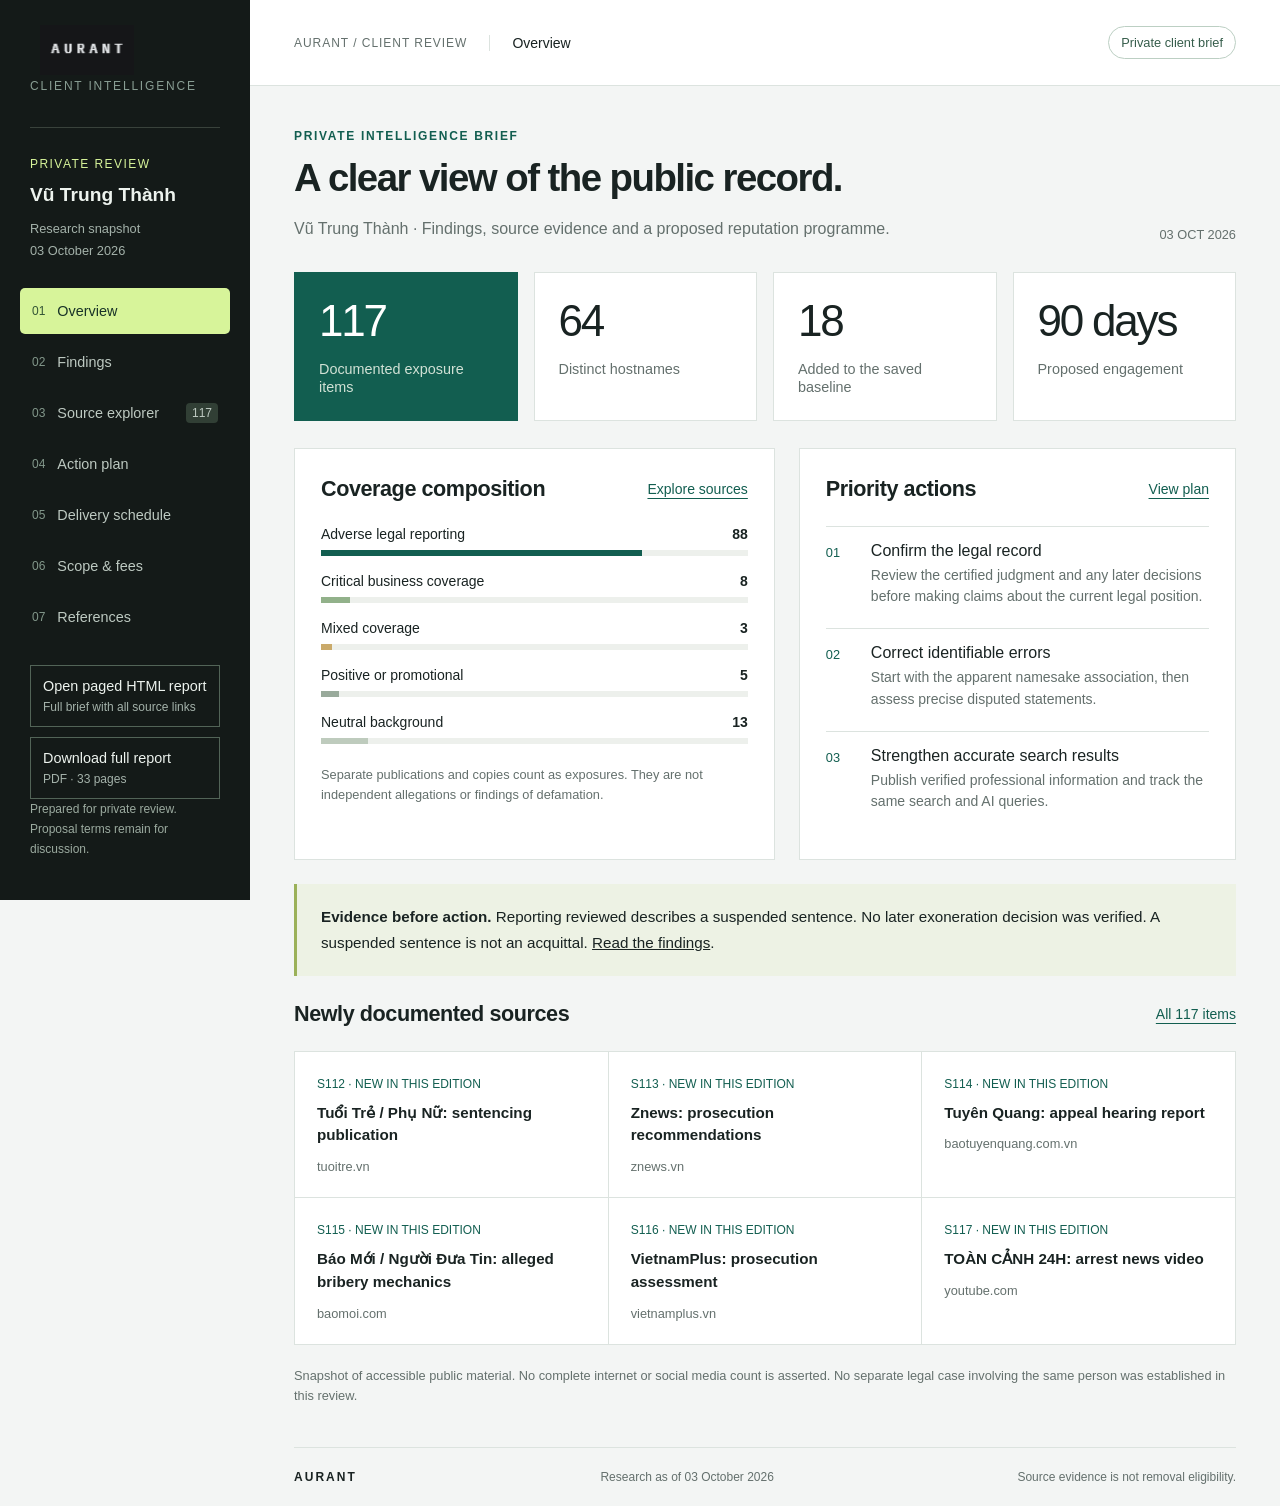
<file: index.html>
<!doctype html>
<html lang="en"><head><meta charset="utf-8"><meta name="viewport" content="width=device-width,initial-scale=1"><meta name="robots" content="noindex,nofollow"><title>Aurant | Thanh Reputation Review</title><meta name="description" content="Private client review of public reporting, source evidence, correction opportunities and proposed reputation services."><link rel="icon" href="favicon.svg" type="image/svg+xml"><link rel="stylesheet" href="style.css"><script src="app.js" defer></script></head>
<body><a class="skip" href="#main">Skip to content</a>
<aside class="sidebar" id="sidebar"><a href="#overview" class="brand" aria-label="Aurant overview"><img src="logo.png" alt="Aurant"><span>CLIENT INTELLIGENCE</span></a><div class="dossier"><span>PRIVATE REVIEW</span><strong>Vũ Trung Thành</strong><small>Research snapshot<br>03 October 2026</small></div><nav aria-label="Report sections"><a href="#overview" data-view="overview"><span>01</span>Overview</a><a href="#findings" data-view="findings"><span>02</span>Findings</a><a href="#sources" data-view="sources"><span>03</span>Source explorer <b>117</b></a><a href="#actions" data-view="actions"><span>04</span>Action plan</a><a href="#timeline" data-view="timeline"><span>05</span>Delivery schedule</a><a href="#scope" data-view="scope"><span>06</span>Scope & fees</a><a href="#references" data-view="references"><span>07</span>References</a></nav><div class="sidebar-bottom"><a class="download" href="report.html" style="margin-bottom:10px">Open paged HTML report<span>Full brief with all source links</span></a><a class="download" href="Aurant_Thanh_Report.pdf" download>Download full report <span>PDF · 33 pages</span></a><p>Prepared for private review.<br>Proposal terms remain for discussion.</p></div></aside>
<div class="shell"><header class="topbar"><button id="menu" aria-expanded="false" aria-controls="sidebar" aria-label="Toggle navigation">☰</button><div><span class="breadcrumb">AURANT / CLIENT REVIEW</span><span id="current-label">Overview</span></div><span class="private">Private client brief</span></header><main id="main" tabindex="-1"><div class="loading" role="status">Loading the report…</div></main><footer class="site-footer"><span>AURANT</span><span>Research as of 03 October 2026</span><span>Source evidence is not removal eligibility.</span></footer></div></body></html>
</file>
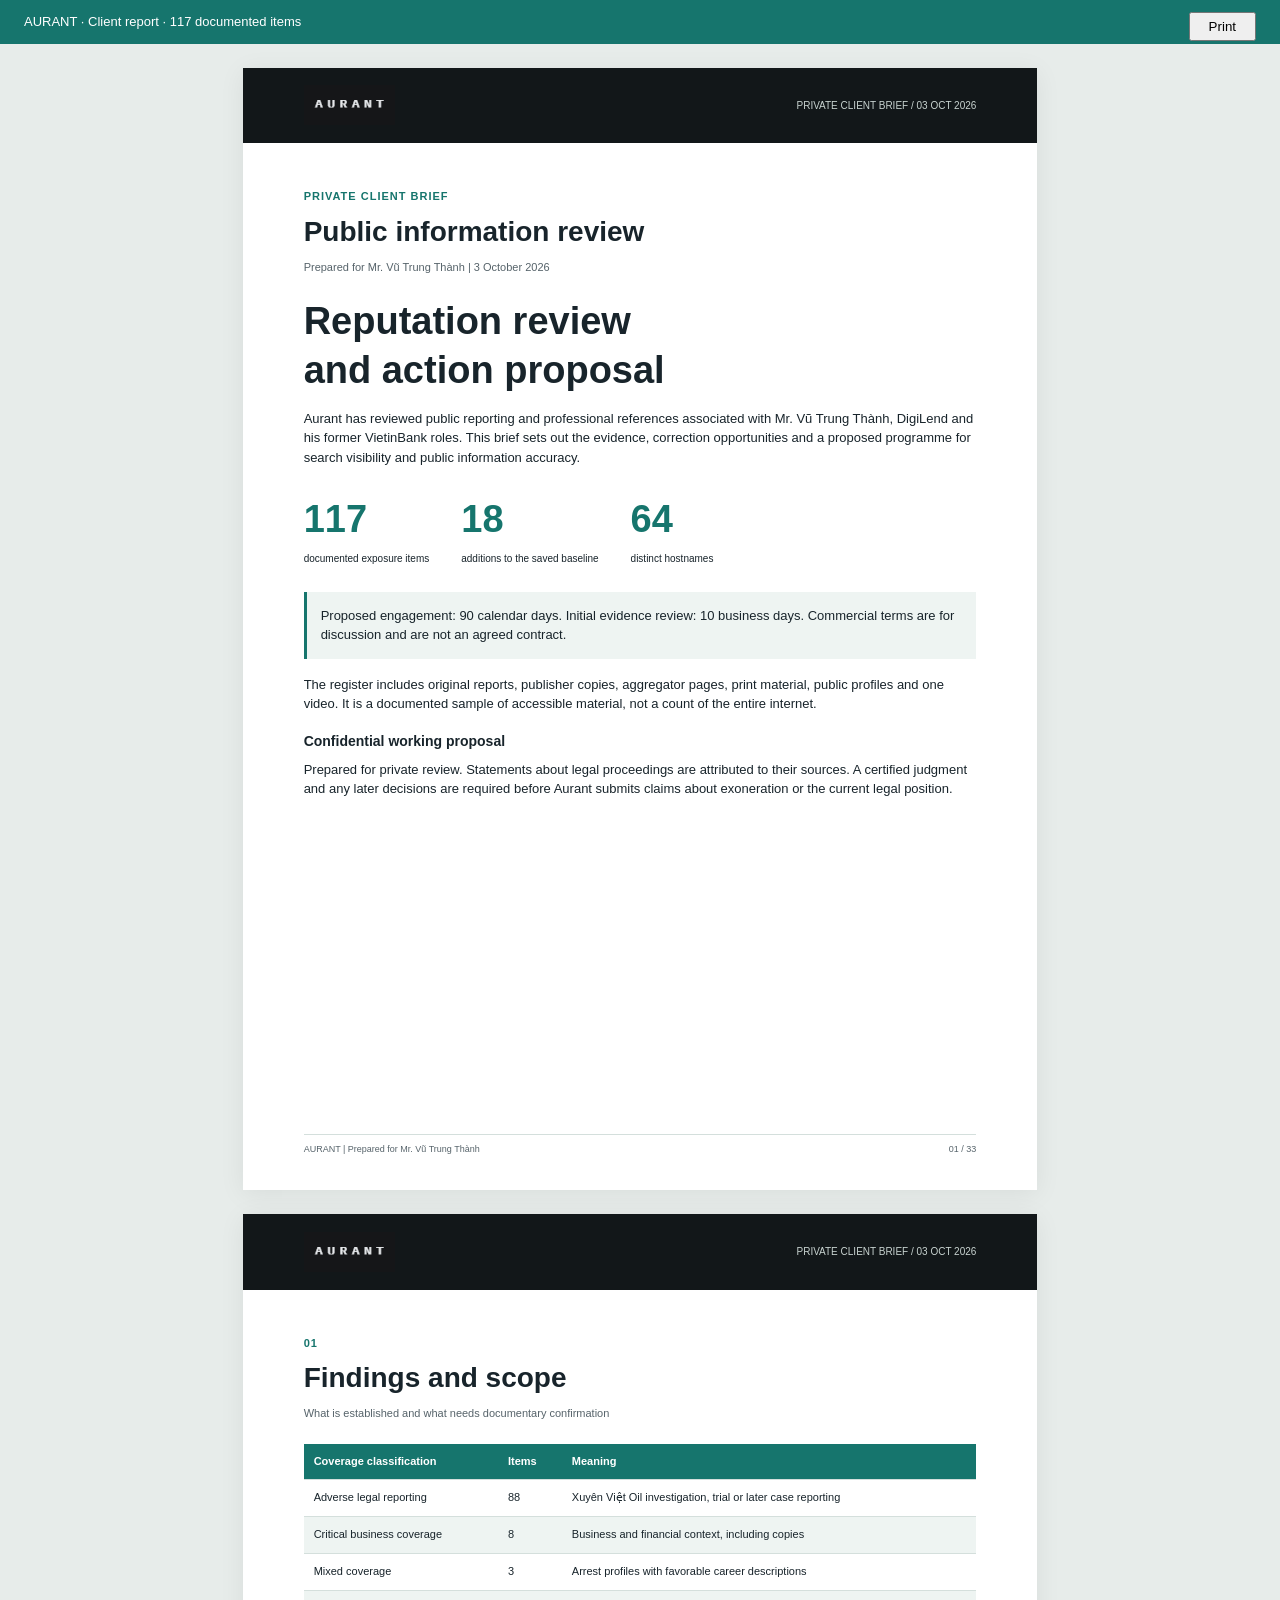
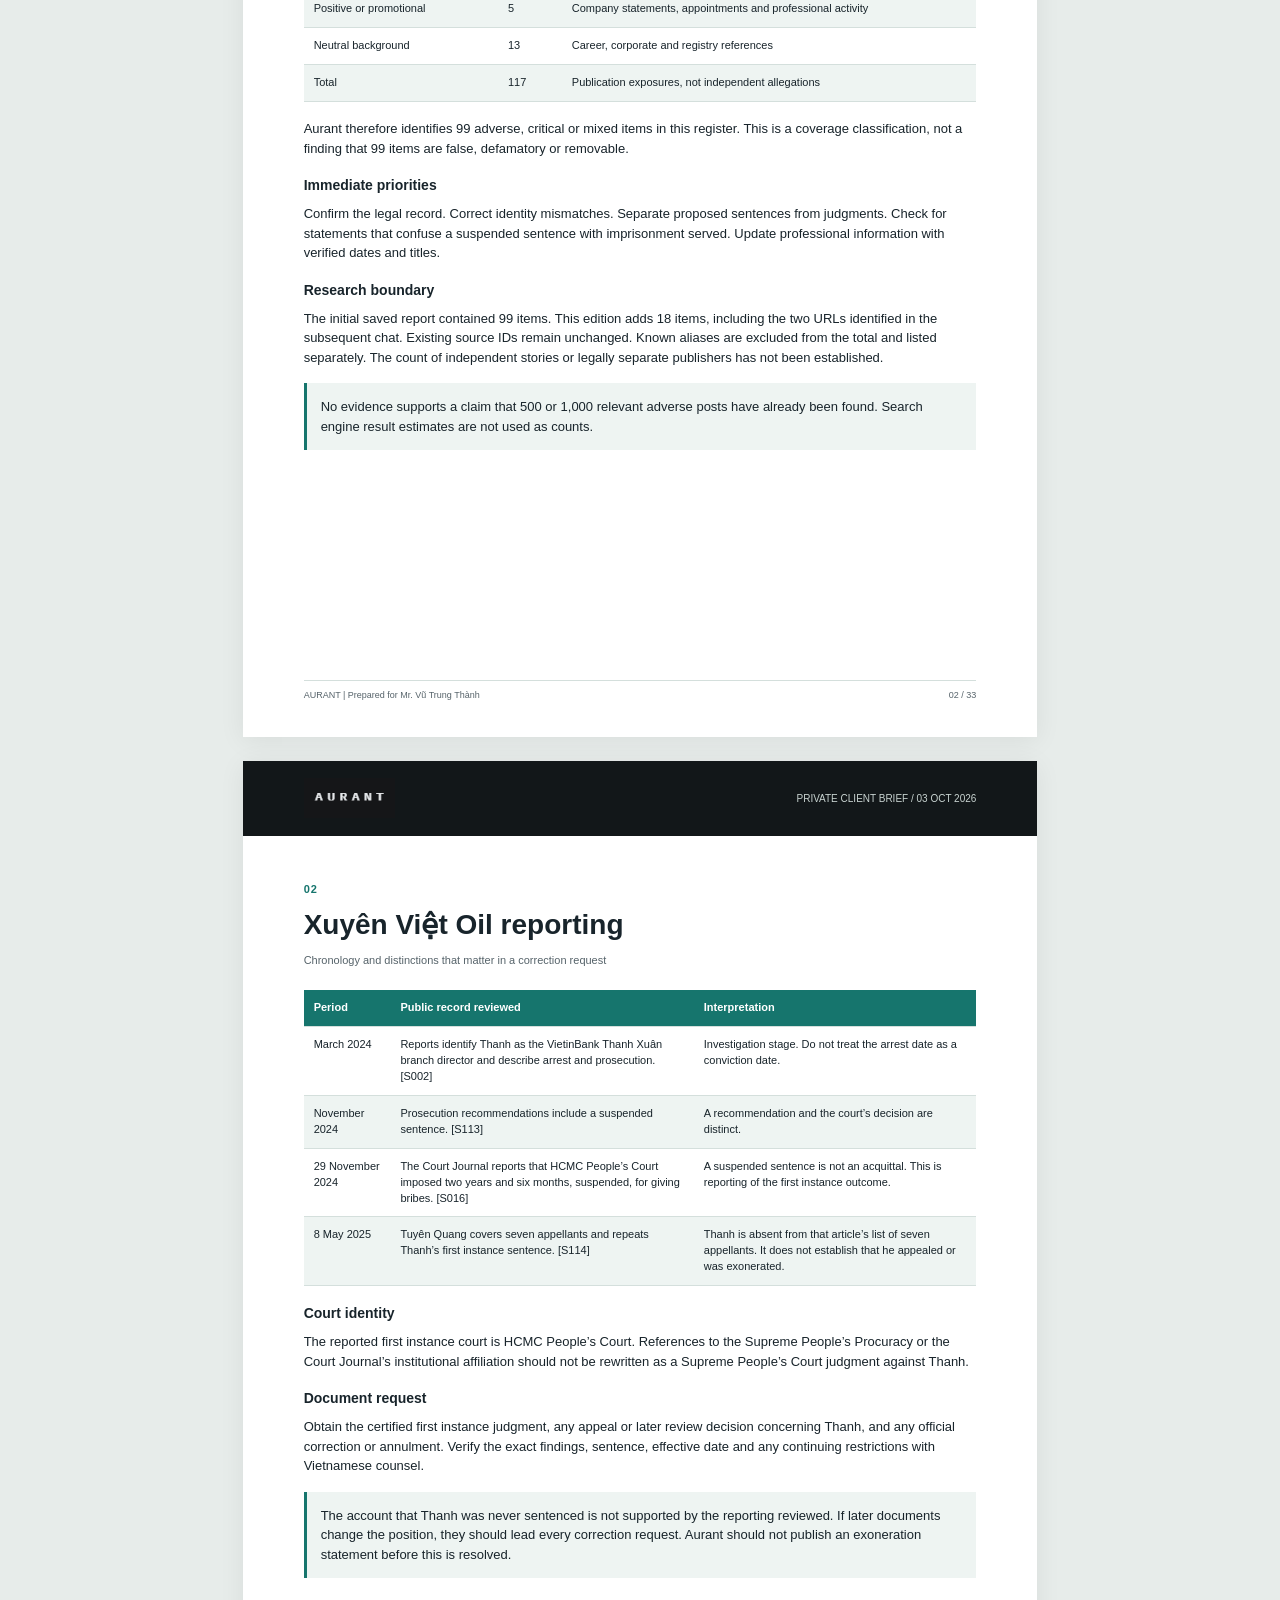
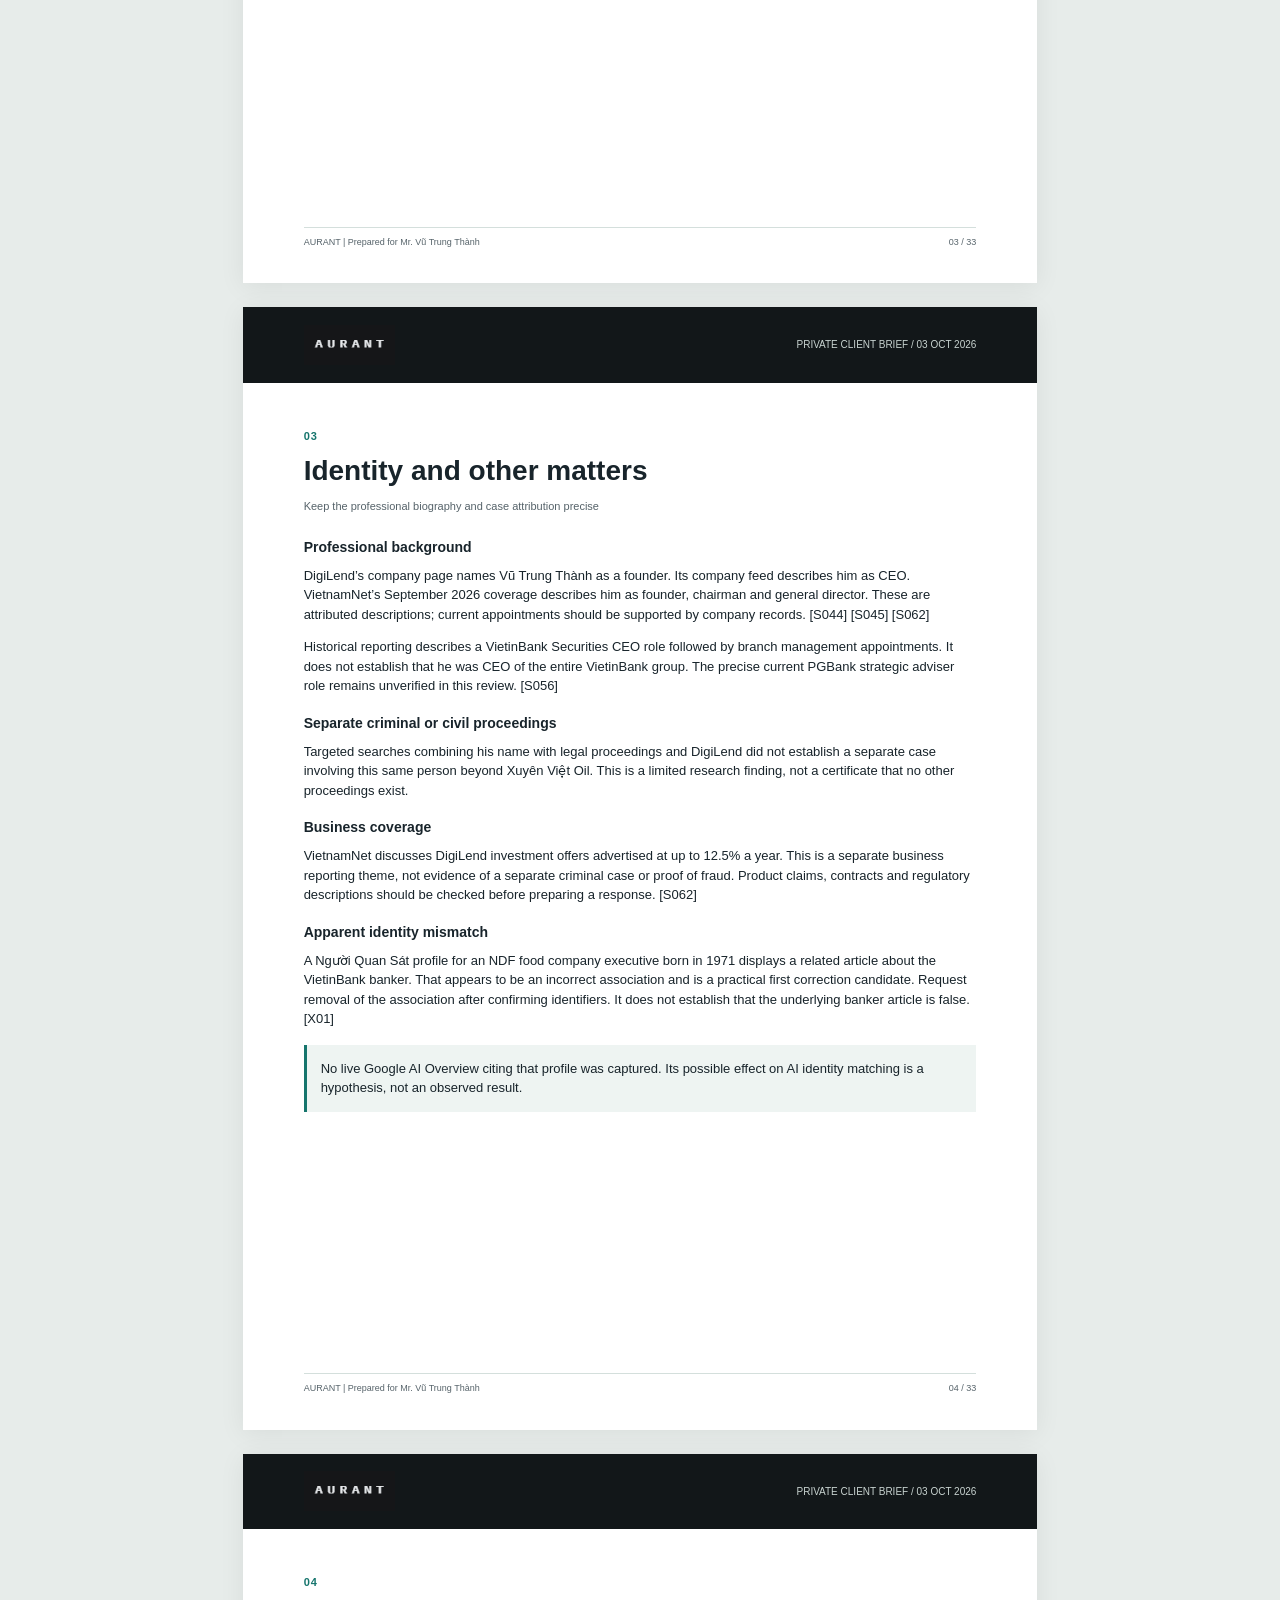
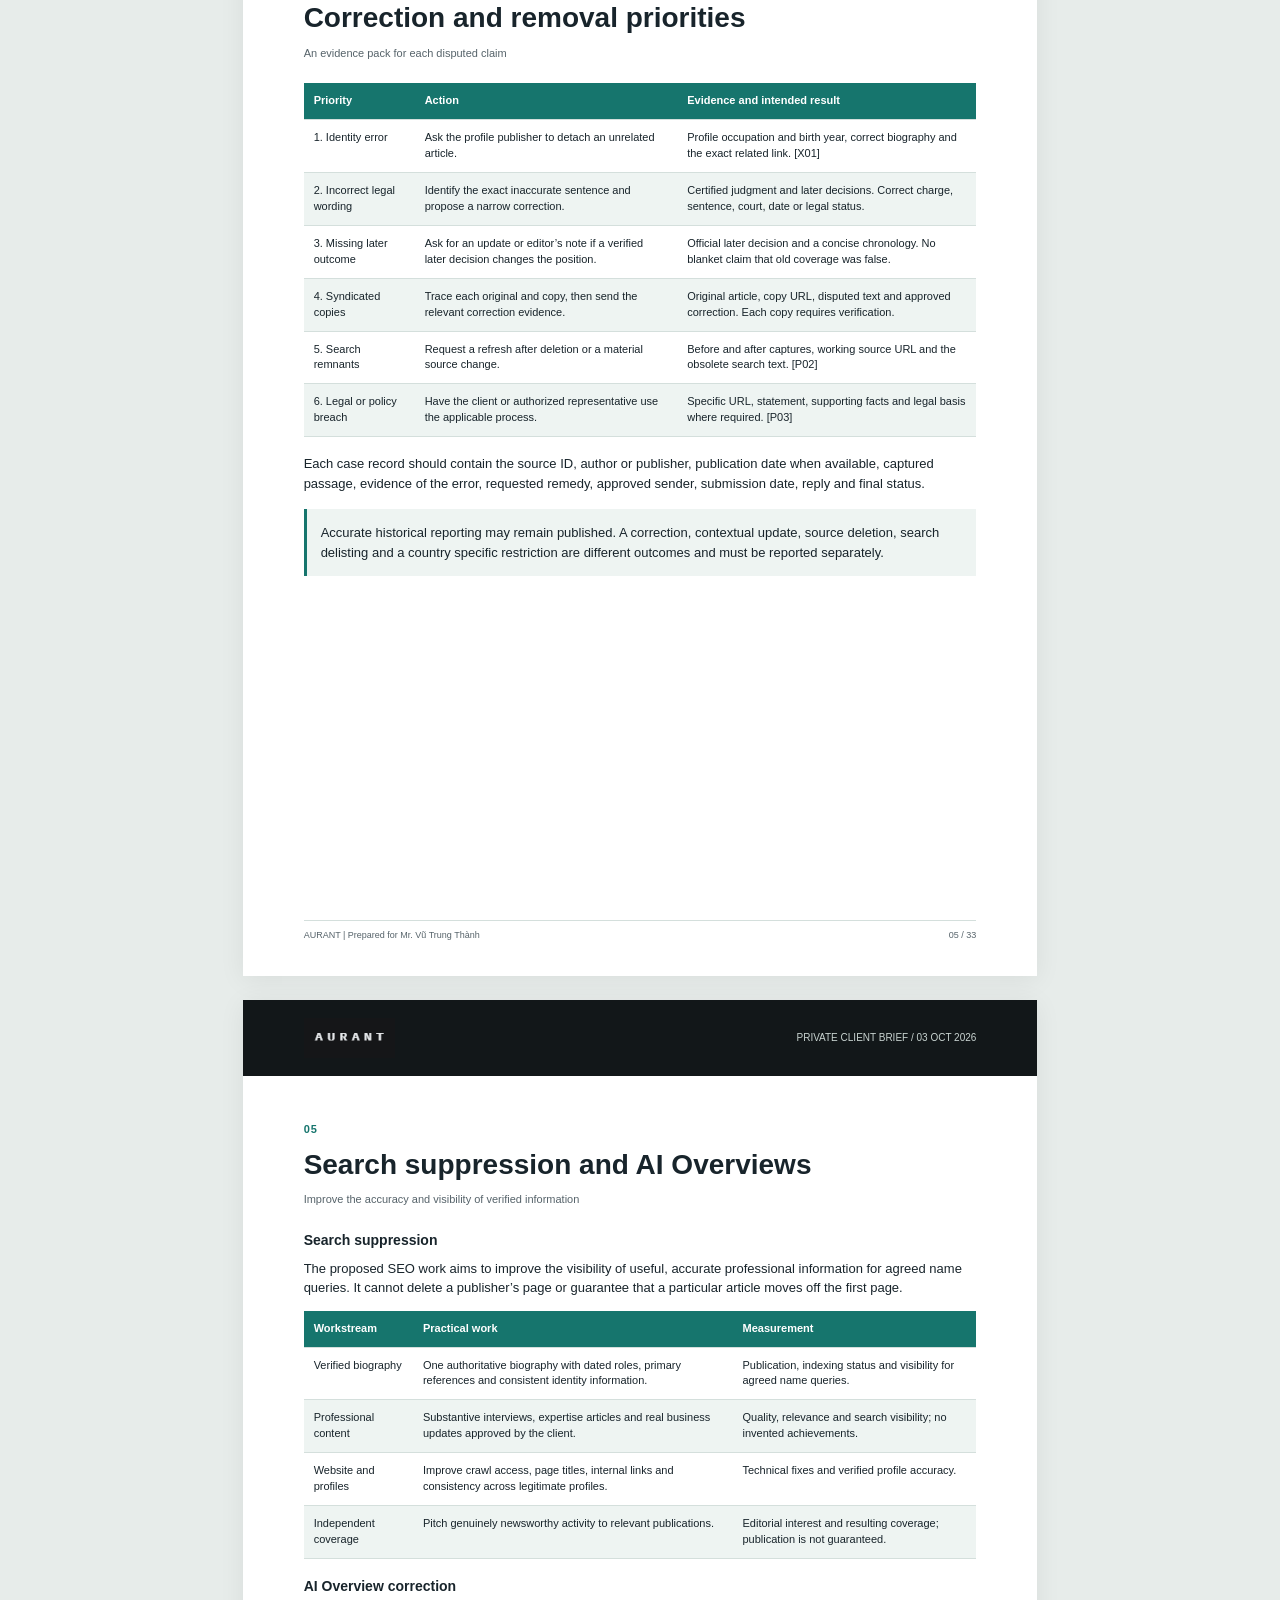
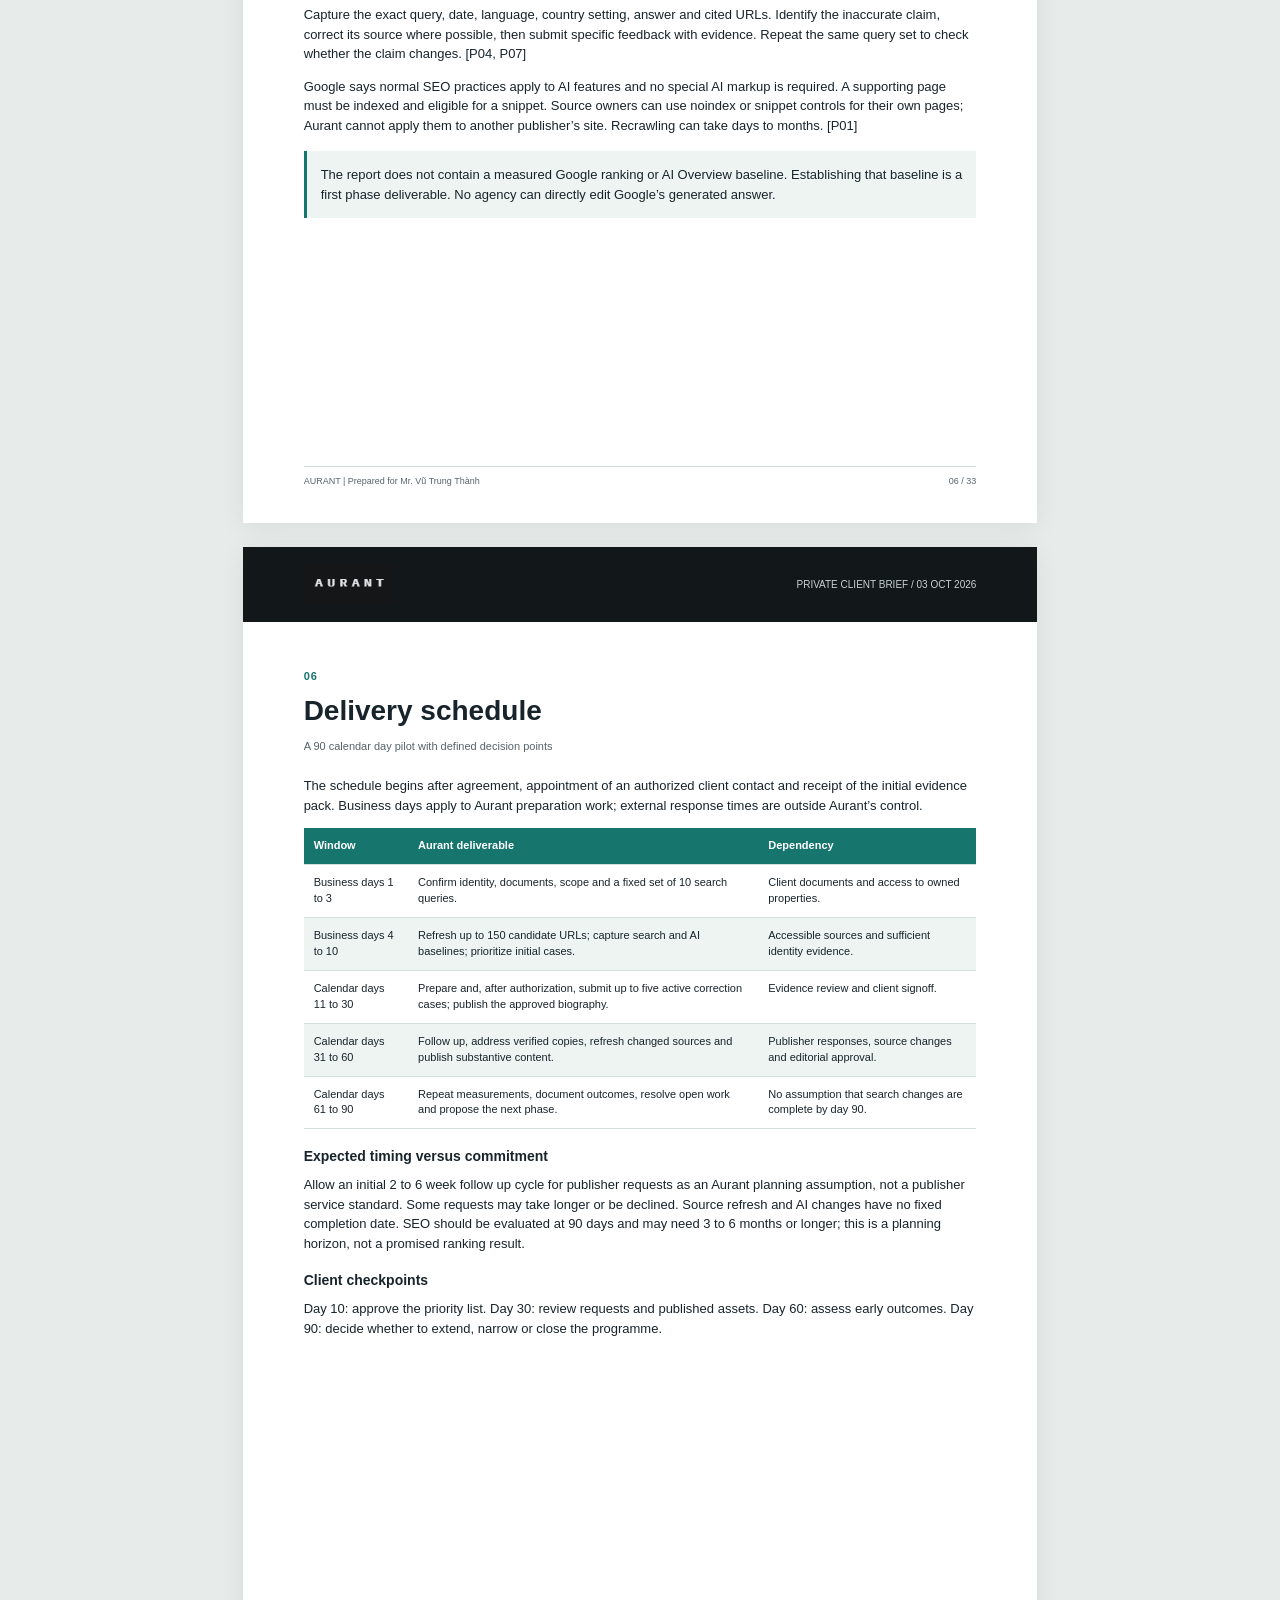
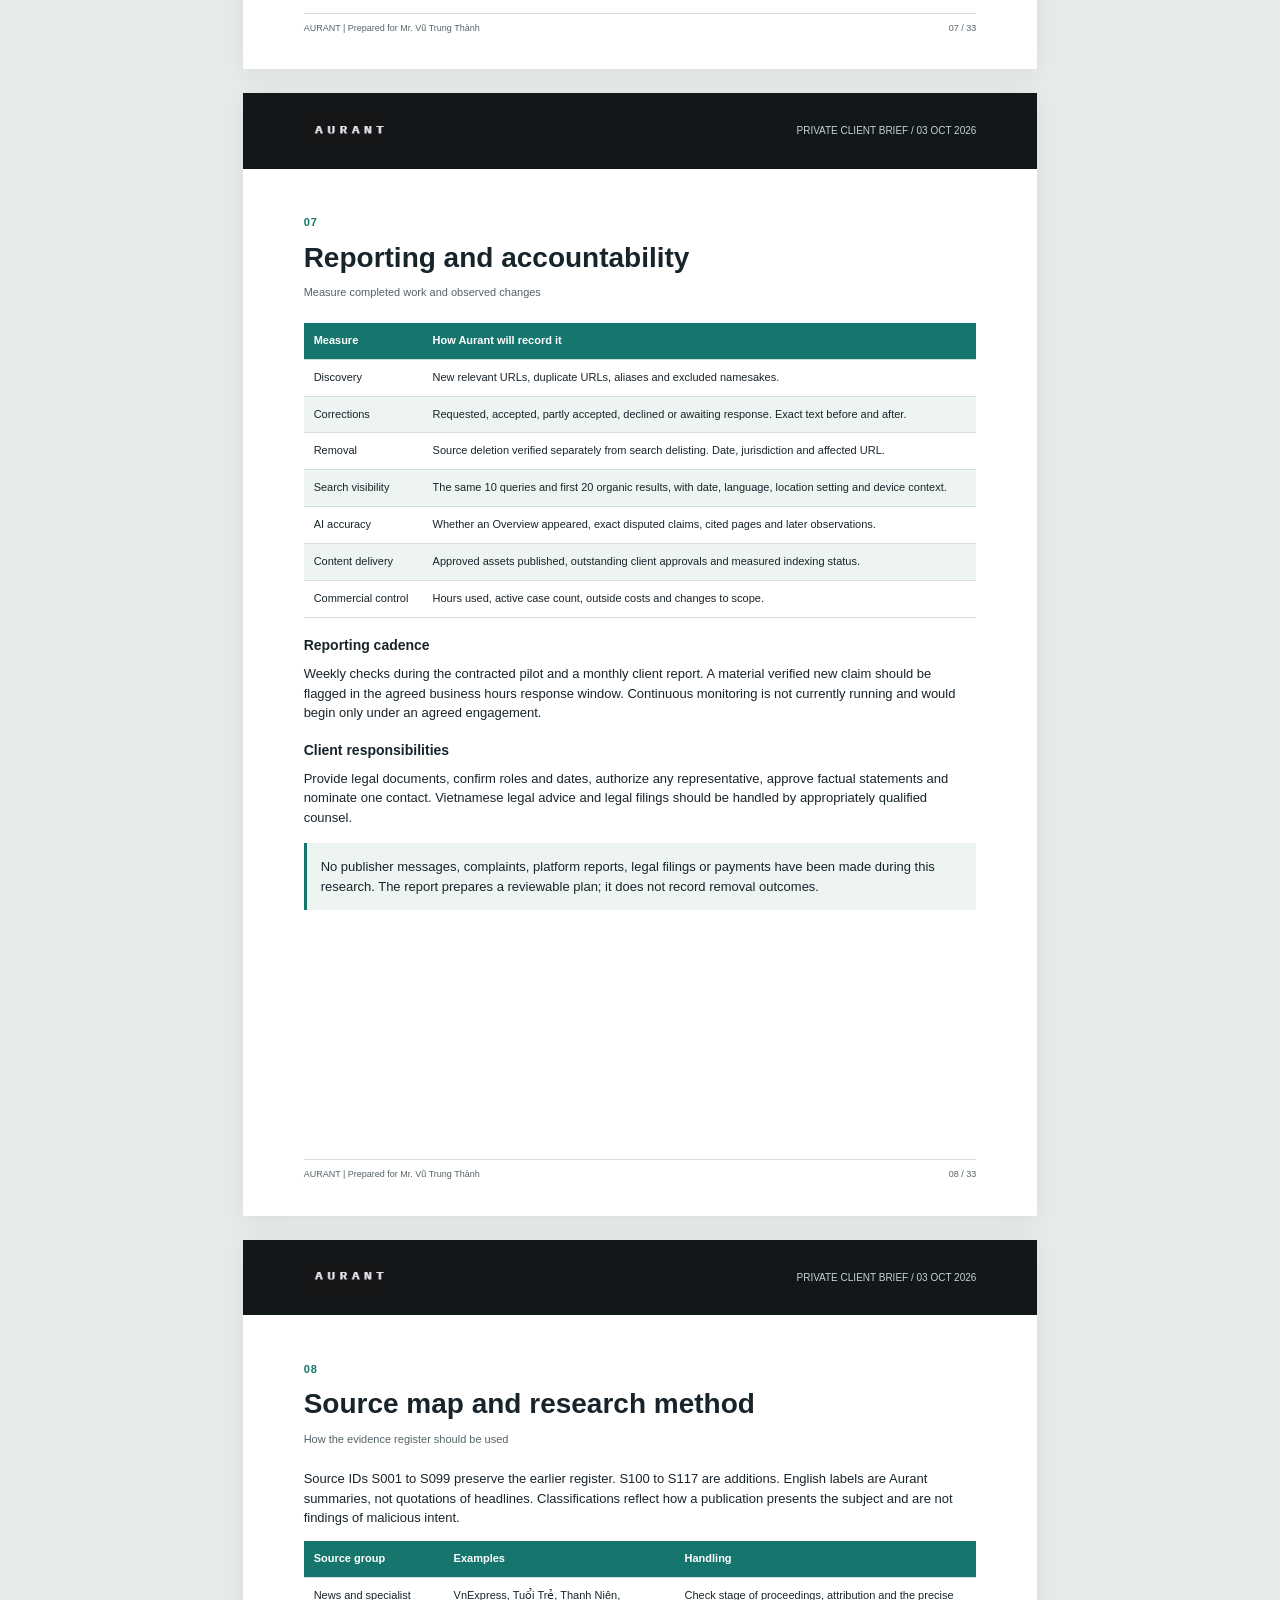
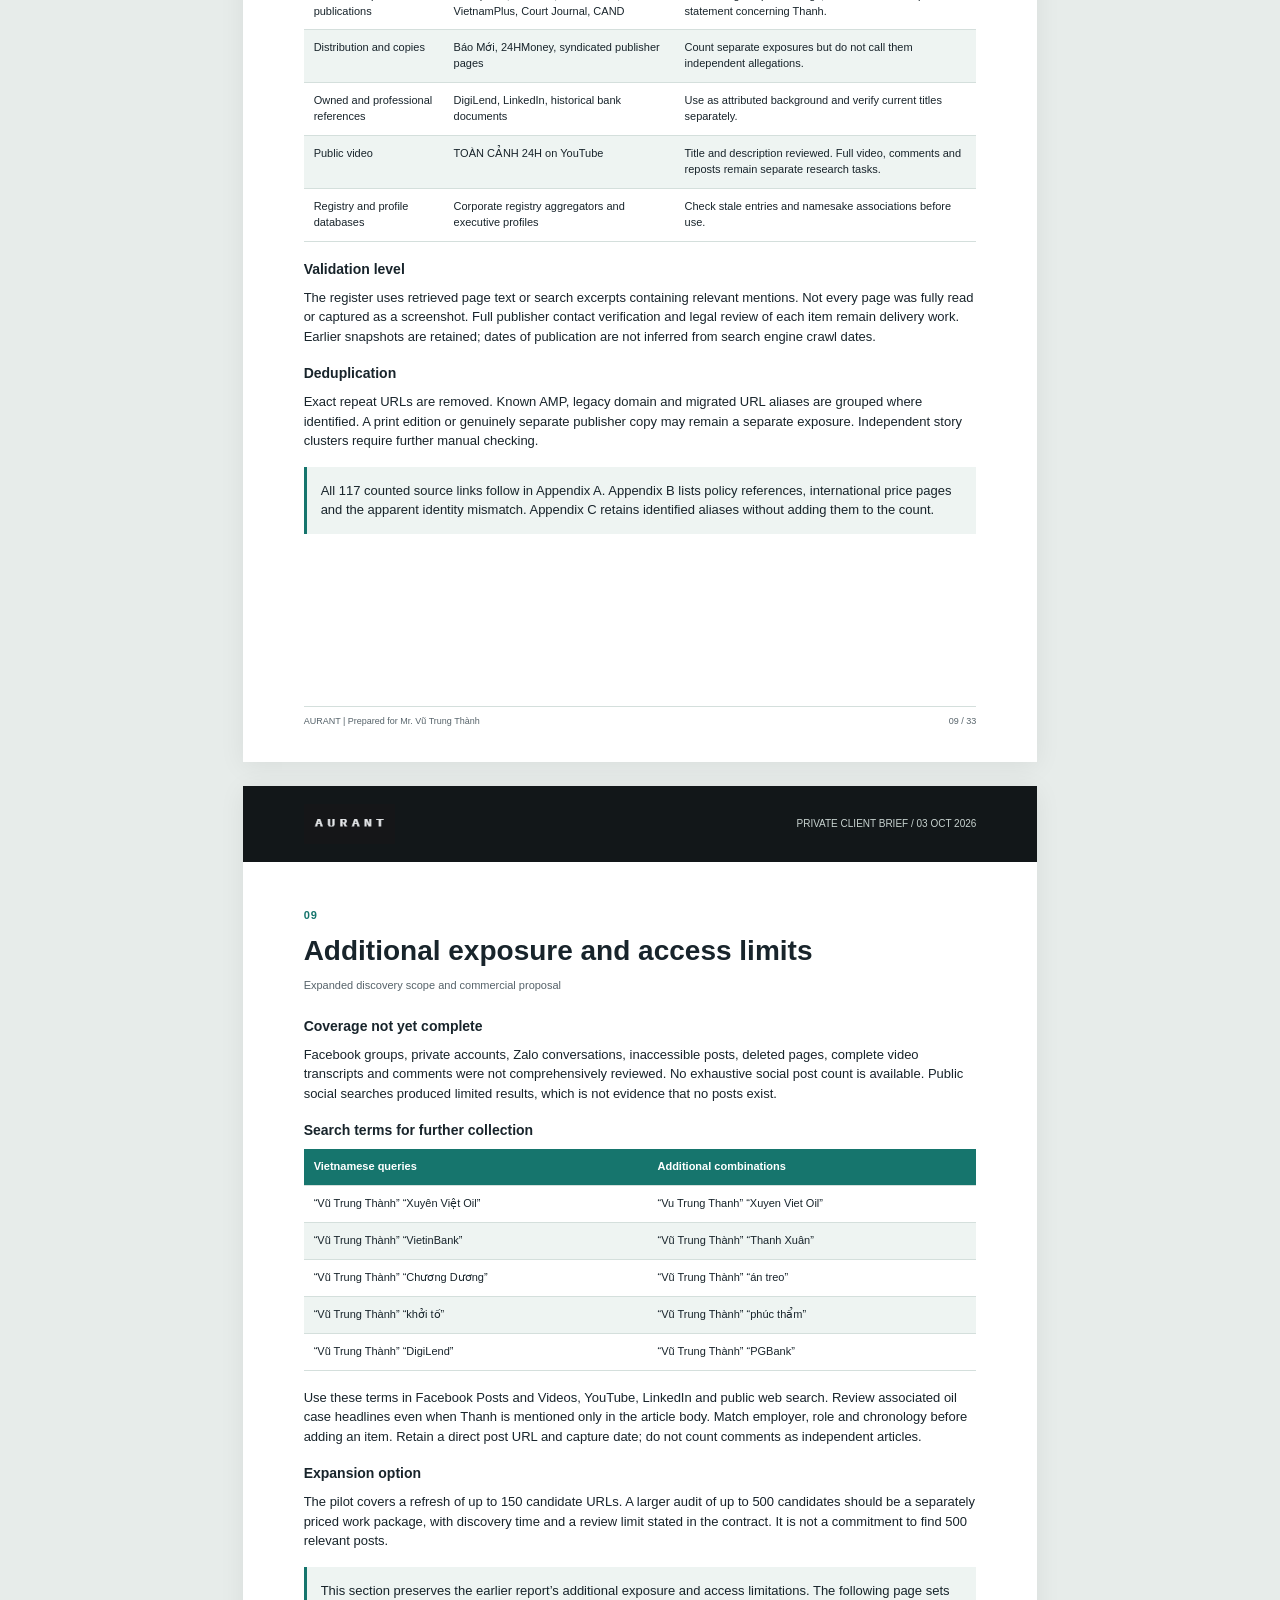
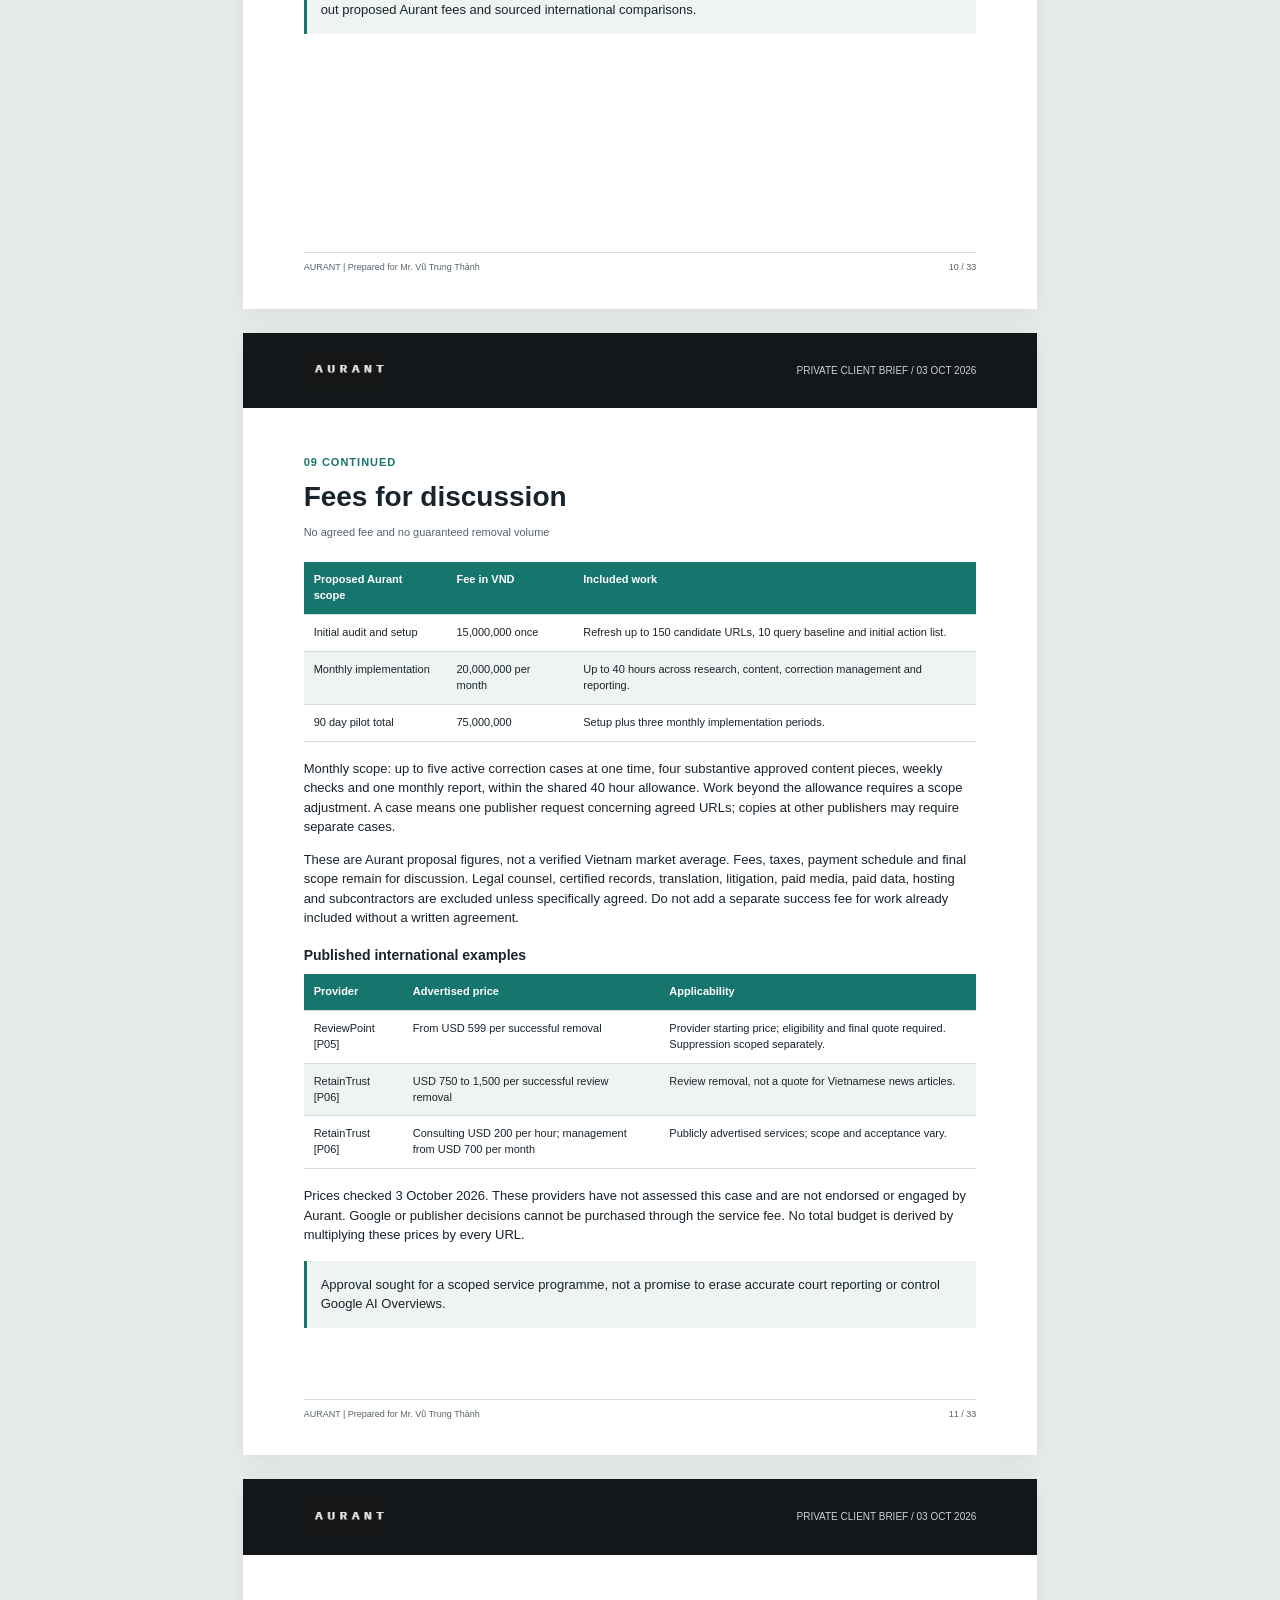
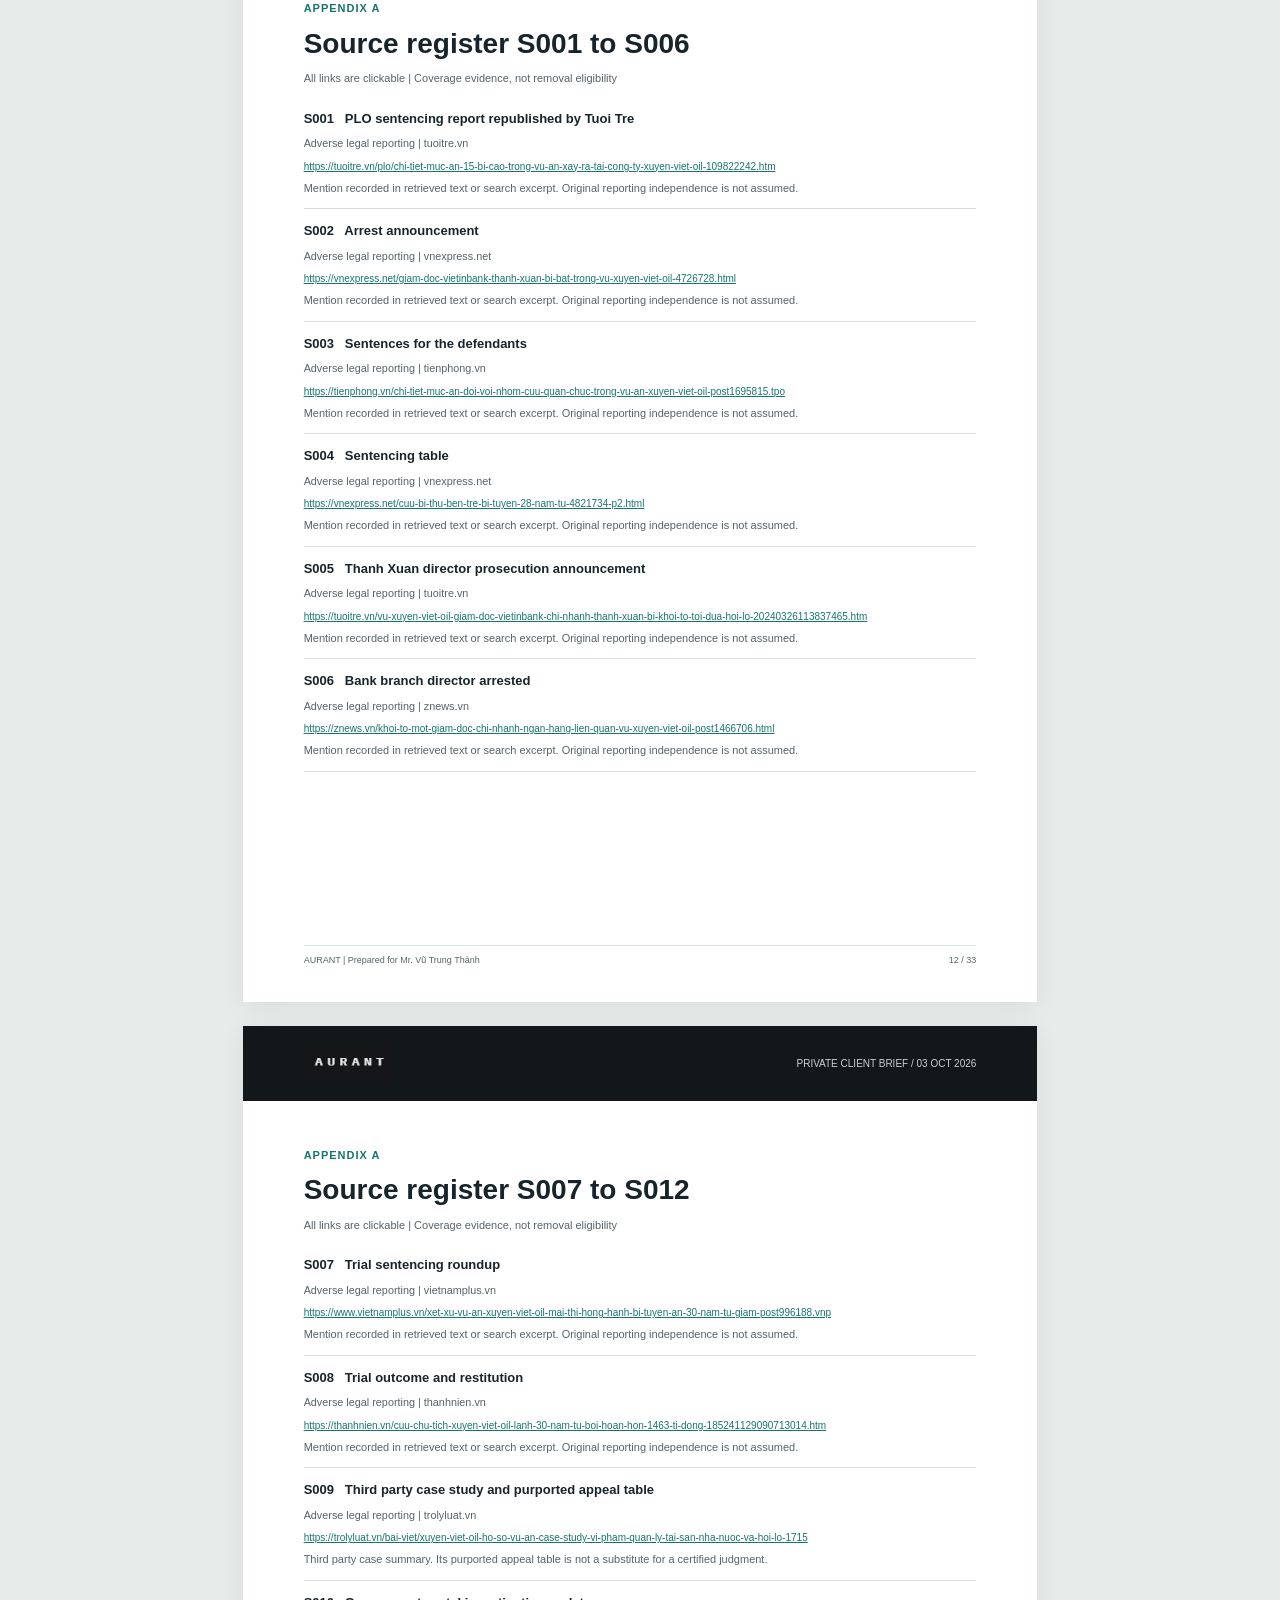
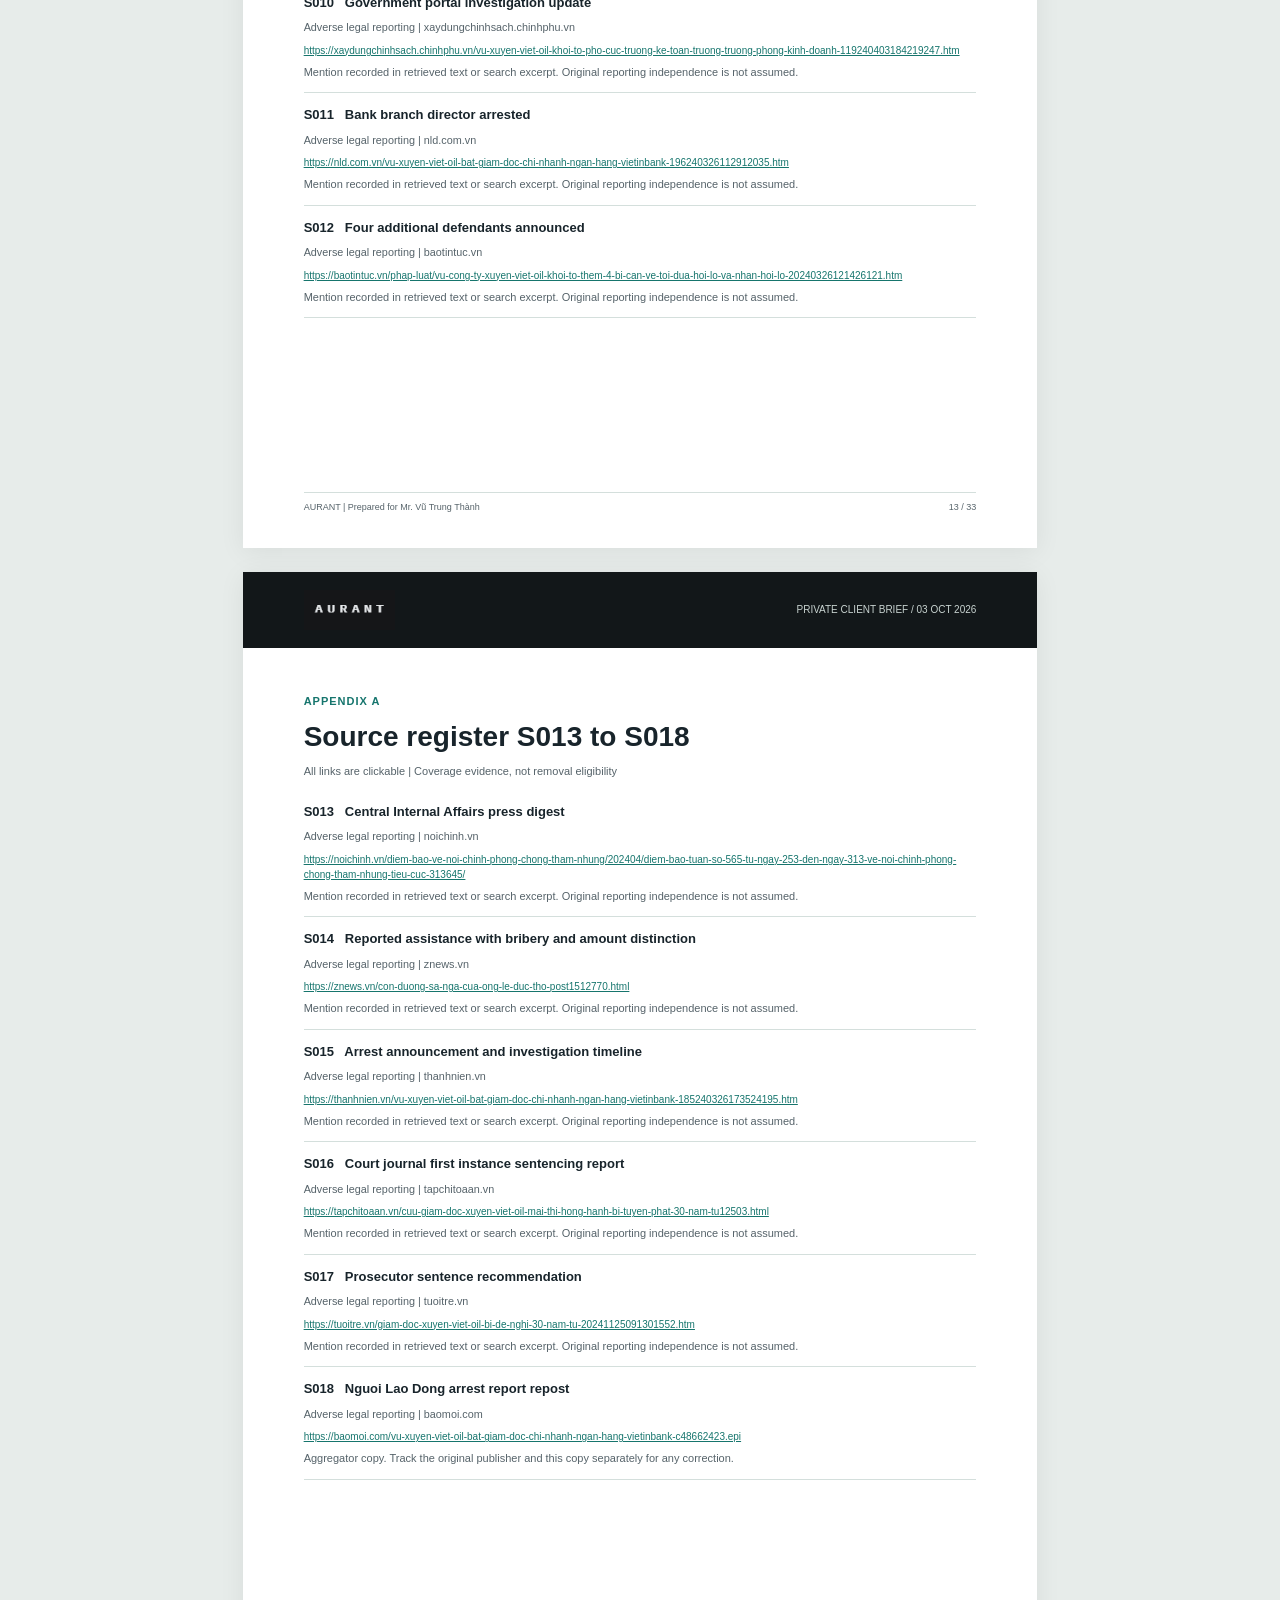
<file: report.html>
<!doctype html><html lang="en"><head><meta charset="utf-8"><meta name="viewport" content="width=device-width,initial-scale=1"><title>Aurant | Thanh client brief</title><style>*{box-sizing:border-box}body{margin:0;background:#e7ecea;color:#18242b;font:13px/1.5 Arial,sans-serif}.toolbar{position:sticky;top:0;background:#16756d;color:white;padding:12px 24px;z-index:5}.toolbar button{float:right;cursor:pointer;padding:5px 18px}.page{width:210mm;min-height:297mm;position:relative;background:white;margin:24px auto;box-shadow:0 4px 25px #0001;padding-bottom:22mm;page-break-after:always}header{height:20mm;background:#121719;color:#c8d3d0;padding:0 16mm;display:flex;align-items:center;justify-content:space-between;font-size:10px}header img{width:91px;height:40px}main{padding:12mm 16mm 6mm}.k{font-size:11px;color:#16756d;font-weight:bold;letter-spacing:1px}h1{font-size:28px;line-height:1.2;margin:10px 0}.sub{color:#56636a;font-size:11px;margin-bottom:22px}p{margin:0 0 13px}h3{font-size:14px;margin:17px 0 8px}.hero{font-size:38px;font-weight:bold;line-height:1.3}.metrics{display:flex;margin:24px 0;gap:32px}.metrics strong{display:block;font-size:38px;color:#16756d}.metrics span{font-size:10px}aside{background:#eef4f2;border-left:3px solid #16756d;padding:14px;margin:16px 0}table{width:100%;border-collapse:collapse;font-size:11px;line-height:1.45;margin:0 0 17px}th{background:#16756d;color:white;text-align:left}td,th{padding:10px;vertical-align:top;border-bottom:1px solid #d4dfdc}tbody tr:nth-child(even){background:#eef4f2}article{padding:0 0 12px;margin-bottom:12px;border-bottom:1px solid #d4dfdc;break-inside:avoid}article h3{font-size:13px;margin:0 0 5px}article small{color:#56636a}article a{display:block;color:#16756d;overflow-wrap:anywhere;font-size:10px;margin:6px 0}article p{font-size:11px;margin:0;color:#56636a}footer{position:absolute;bottom:9mm;left:16mm;right:16mm;border-top:1px solid #d4dfdc;padding-top:8px;font-size:9px;color:#56636a}footer span{float:right}@media print{@page{size:A4;margin:0}body{background:white}.toolbar{display:none}.page{margin:0;box-shadow:none;min-height:297mm}.page:last-child{page-break-after:auto}}@media(max-width:800px){.page{width:100%;min-height:auto}.metrics{gap:15px}main{padding:24px}.page footer{position:static;margin:24px}}</style></head><body><nav class="toolbar">AURANT · Client report · 117 documented items<button onclick="window.print()">Print</button></nav><section class="page"><header><img src="[data-uri]"/><span>PRIVATE CLIENT BRIEF / 03 OCT 2026</span></header><main><div class="k">PRIVATE CLIENT BRIEF</div><h1>Public information review</h1><div class="sub">Prepared for Mr. Vũ Trung Thành | 3 October 2026</div><p class="hero">Reputation review<br/>and action proposal</p><p class="p">Aurant has reviewed public reporting and professional references associated with Mr. Vũ Trung Thành, DigiLend and his former VietinBank roles. This brief sets out the evidence, correction opportunities and a proposed programme for search visibility and public information accuracy.</p><div class="metrics"><div><strong>117</strong><span>documented exposure items</span></div><div><strong>18</strong><span>additions to the saved baseline</span></div><div><strong>64</strong><span>distinct hostnames</span></div></div><aside>Proposed engagement: 90 calendar days. Initial evidence review: 10 business days. Commercial terms are for discussion and are not an agreed contract.</aside><p class="p">The register includes original reports, publisher copies, aggregator pages, print material, public profiles and one video. It is a documented sample of accessible material, not a count of the entire internet.</p><h3 class="h">Confidential working proposal</h3><p class="p">Prepared for private review. Statements about legal proceedings are attributed to their sources. A certified judgment and any later decisions are required before Aurant submits claims about exoneration or the current legal position.</p></main><footer>AURANT | Prepared for Mr. Vũ Trung Thành <span>01 / 33</span></footer></section><section class="page"><header><img src="[data-uri]"/><span>PRIVATE CLIENT BRIEF / 03 OCT 2026</span></header><main><div class="k">01</div><h1>Findings and scope</h1><div class="sub">What is established and what needs documentary confirmation</div><table><thead><tr><th>Coverage classification</th><th>Items</th><th>Meaning</th></tr></thead><tbody><tr><td>Adverse legal reporting</td><td>88</td><td>Xuyên Việt Oil investigation, trial or later case reporting</td></tr><tr><td>Critical business coverage</td><td>8</td><td>Business and financial context, including copies</td></tr><tr><td>Mixed coverage</td><td>3</td><td>Arrest profiles with favorable career descriptions</td></tr><tr><td>Positive or promotional</td><td>5</td><td>Company statements, appointments and professional activity</td></tr><tr><td>Neutral background</td><td>13</td><td>Career, corporate and registry references</td></tr><tr><td>Total</td><td>117</td><td>Publication exposures, not independent allegations</td></tr></tbody></table><p class="p">Aurant therefore identifies 99 adverse, critical or mixed items in this register. This is a coverage classification, not a finding that 99 items are false, defamatory or removable.</p><h3 class="h">Immediate priorities</h3><p class="p">Confirm the legal record. Correct identity mismatches. Separate proposed sentences from judgments. Check for statements that confuse a suspended sentence with imprisonment served. Update professional information with verified dates and titles.</p><h3 class="h">Research boundary</h3><p class="p">The initial saved report contained 99 items. This edition adds 18 items, including the two URLs identified in the subsequent chat. Existing source IDs remain unchanged. Known aliases are excluded from the total and listed separately. The count of independent stories or legally separate publishers has not been established.</p><aside>No evidence supports a claim that 500 or 1,000 relevant adverse posts have already been found. Search engine result estimates are not used as counts.</aside></main><footer>AURANT | Prepared for Mr. Vũ Trung Thành <span>02 / 33</span></footer></section><section class="page"><header><img src="[data-uri]"/><span>PRIVATE CLIENT BRIEF / 03 OCT 2026</span></header><main><div class="k">02</div><h1>Xuyên Việt Oil reporting</h1><div class="sub">Chronology and distinctions that matter in a correction request</div><table><thead><tr><th>Period</th><th>Public record reviewed</th><th>Interpretation</th></tr></thead><tbody><tr><td>March 2024</td><td>Reports identify Thanh as the VietinBank Thanh Xuân branch director and describe arrest and prosecution. [S002]</td><td>Investigation stage. Do not treat the arrest date as a conviction date.</td></tr><tr><td>November 2024</td><td>Prosecution recommendations include a suspended sentence. [S113]</td><td>A recommendation and the court’s decision are distinct.</td></tr><tr><td>29 November 2024</td><td>The Court Journal reports that HCMC People’s Court imposed two years and six months, suspended, for giving bribes. [S016]</td><td>A suspended sentence is not an acquittal. This is reporting of the first instance outcome.</td></tr><tr><td>8 May 2025</td><td>Tuyên Quang covers seven appellants and repeats Thanh’s first instance sentence. [S114]</td><td>Thanh is absent from that article’s list of seven appellants. It does not establish that he appealed or was exonerated.</td></tr></tbody></table><h3 class="h">Court identity</h3><p class="p">The reported first instance court is HCMC People’s Court. References to the Supreme People’s Procuracy or the Court Journal’s institutional affiliation should not be rewritten as a Supreme People’s Court judgment against Thanh.</p><h3 class="h">Document request</h3><p class="p">Obtain the certified first instance judgment, any appeal or later review decision concerning Thanh, and any official correction or annulment. Verify the exact findings, sentence, effective date and any continuing restrictions with Vietnamese counsel.</p><aside>The account that Thanh was never sentenced is not supported by the reporting reviewed. If later documents change the position, they should lead every correction request. Aurant should not publish an exoneration statement before this is resolved.</aside></main><footer>AURANT | Prepared for Mr. Vũ Trung Thành <span>03 / 33</span></footer></section><section class="page"><header><img src="[data-uri]"/><span>PRIVATE CLIENT BRIEF / 03 OCT 2026</span></header><main><div class="k">03</div><h1>Identity and other matters</h1><div class="sub">Keep the professional biography and case attribution precise</div><h3 class="h">Professional background</h3><p class="p">DigiLend’s company page names Vũ Trung Thành as a founder. Its company feed describes him as CEO. VietnamNet’s September 2026 coverage describes him as founder, chairman and general director. These are attributed descriptions; current appointments should be supported by company records. [S044] [S045] [S062]</p><p class="p">Historical reporting describes a VietinBank Securities CEO role followed by branch management appointments. It does not establish that he was CEO of the entire VietinBank group. The precise current PGBank strategic adviser role remains unverified in this review. [S056]</p><h3 class="h">Separate criminal or civil proceedings</h3><p class="p">Targeted searches combining his name with legal proceedings and DigiLend did not establish a separate case involving this same person beyond Xuyên Việt Oil. This is a limited research finding, not a certificate that no other proceedings exist.</p><h3 class="h">Business coverage</h3><p class="p">VietnamNet discusses DigiLend investment offers advertised at up to 12.5% a year. This is a separate business reporting theme, not evidence of a separate criminal case or proof of fraud. Product claims, contracts and regulatory descriptions should be checked before preparing a response. [S062]</p><h3 class="h">Apparent identity mismatch</h3><p class="p">A Người Quan Sát profile for an NDF food company executive born in 1971 displays a related article about the VietinBank banker. That appears to be an incorrect association and is a practical first correction candidate. Request removal of the association after confirming identifiers. It does not establish that the underlying banker article is false. [X01]</p><aside>No live Google AI Overview citing that profile was captured. Its possible effect on AI identity matching is a hypothesis, not an observed result.</aside></main><footer>AURANT | Prepared for Mr. Vũ Trung Thành <span>04 / 33</span></footer></section><section class="page"><header><img src="[data-uri]"/><span>PRIVATE CLIENT BRIEF / 03 OCT 2026</span></header><main><div class="k">04</div><h1>Correction and removal priorities</h1><div class="sub">An evidence pack for each disputed claim</div><table><thead><tr><th>Priority</th><th>Action</th><th>Evidence and intended result</th></tr></thead><tbody><tr><td>1. Identity error</td><td>Ask the profile publisher to detach an unrelated article.</td><td>Profile occupation and birth year, correct biography and the exact related link. [X01]</td></tr><tr><td>2. Incorrect legal wording</td><td>Identify the exact inaccurate sentence and propose a narrow correction.</td><td>Certified judgment and later decisions. Correct charge, sentence, court, date or legal status.</td></tr><tr><td>3. Missing later outcome</td><td>Ask for an update or editor’s note if a verified later decision changes the position.</td><td>Official later decision and a concise chronology. No blanket claim that old coverage was false.</td></tr><tr><td>4. Syndicated copies</td><td>Trace each original and copy, then send the relevant correction evidence.</td><td>Original article, copy URL, disputed text and approved correction. Each copy requires verification.</td></tr><tr><td>5. Search remnants</td><td>Request a refresh after deletion or a material source change.</td><td>Before and after captures, working source URL and the obsolete search text. [P02]</td></tr><tr><td>6. Legal or policy breach</td><td>Have the client or authorized representative use the applicable process.</td><td>Specific URL, statement, supporting facts and legal basis where required. [P03]</td></tr></tbody></table><p class="p">Each case record should contain the source ID, author or publisher, publication date when available, captured passage, evidence of the error, requested remedy, approved sender, submission date, reply and final status.</p><aside>Accurate historical reporting may remain published. A correction, contextual update, source deletion, search delisting and a country specific restriction are different outcomes and must be reported separately.</aside></main><footer>AURANT | Prepared for Mr. Vũ Trung Thành <span>05 / 33</span></footer></section><section class="page"><header><img src="[data-uri]"/><span>PRIVATE CLIENT BRIEF / 03 OCT 2026</span></header><main><div class="k">05</div><h1>Search suppression and AI Overviews</h1><div class="sub">Improve the accuracy and visibility of verified information</div><h3 class="h">Search suppression</h3><p class="p">The proposed SEO work aims to improve the visibility of useful, accurate professional information for agreed name queries. It cannot delete a publisher’s page or guarantee that a particular article moves off the first page.</p><table><thead><tr><th>Workstream</th><th>Practical work</th><th>Measurement</th></tr></thead><tbody><tr><td>Verified biography</td><td>One authoritative biography with dated roles, primary references and consistent identity information.</td><td>Publication, indexing status and visibility for agreed name queries.</td></tr><tr><td>Professional content</td><td>Substantive interviews, expertise articles and real business updates approved by the client.</td><td>Quality, relevance and search visibility; no invented achievements.</td></tr><tr><td>Website and profiles</td><td>Improve crawl access, page titles, internal links and consistency across legitimate profiles.</td><td>Technical fixes and verified profile accuracy.</td></tr><tr><td>Independent coverage</td><td>Pitch genuinely newsworthy activity to relevant publications.</td><td>Editorial interest and resulting coverage; publication is not guaranteed.</td></tr></tbody></table><h3 class="h">AI Overview correction</h3><p class="p">Capture the exact query, date, language, country setting, answer and cited URLs. Identify the inaccurate claim, correct its source where possible, then submit specific feedback with evidence. Repeat the same query set to check whether the claim changes. [P04, P07]</p><p class="p">Google says normal SEO practices apply to AI features and no special AI markup is required. A supporting page must be indexed and eligible for a snippet. Source owners can use noindex or snippet controls for their own pages; Aurant cannot apply them to another publisher’s site. Recrawling can take days to months. [P01]</p><aside>The report does not contain a measured Google ranking or AI Overview baseline. Establishing that baseline is a first phase deliverable. No agency can directly edit Google’s generated answer.</aside></main><footer>AURANT | Prepared for Mr. Vũ Trung Thành <span>06 / 33</span></footer></section><section class="page"><header><img src="[data-uri]"/><span>PRIVATE CLIENT BRIEF / 03 OCT 2026</span></header><main><div class="k">06</div><h1>Delivery schedule</h1><div class="sub">A 90 calendar day pilot with defined decision points</div><p class="p">The schedule begins after agreement, appointment of an authorized client contact and receipt of the initial evidence pack. Business days apply to Aurant preparation work; external response times are outside Aurant’s control.</p><table><thead><tr><th>Window</th><th>Aurant deliverable</th><th>Dependency</th></tr></thead><tbody><tr><td>Business days 1 to 3</td><td>Confirm identity, documents, scope and a fixed set of 10 search queries.</td><td>Client documents and access to owned properties.</td></tr><tr><td>Business days 4 to 10</td><td>Refresh up to 150 candidate URLs; capture search and AI baselines; prioritize initial cases.</td><td>Accessible sources and sufficient identity evidence.</td></tr><tr><td>Calendar days 11 to 30</td><td>Prepare and, after authorization, submit up to five active correction cases; publish the approved biography.</td><td>Evidence review and client signoff.</td></tr><tr><td>Calendar days 31 to 60</td><td>Follow up, address verified copies, refresh changed sources and publish substantive content.</td><td>Publisher responses, source changes and editorial approval.</td></tr><tr><td>Calendar days 61 to 90</td><td>Repeat measurements, document outcomes, resolve open work and propose the next phase.</td><td>No assumption that search changes are complete by day 90.</td></tr></tbody></table><h3 class="h">Expected timing versus commitment</h3><p class="p">Allow an initial 2 to 6 week follow up cycle for publisher requests as an Aurant planning assumption, not a publisher service standard. Some requests may take longer or be declined. Source refresh and AI changes have no fixed completion date. SEO should be evaluated at 90 days and may need 3 to 6 months or longer; this is a planning horizon, not a promised ranking result.</p><h3 class="h">Client checkpoints</h3><p class="p">Day 10: approve the priority list. Day 30: review requests and published assets. Day 60: assess early outcomes. Day 90: decide whether to extend, narrow or close the programme.</p></main><footer>AURANT | Prepared for Mr. Vũ Trung Thành <span>07 / 33</span></footer></section><section class="page"><header><img src="[data-uri]"/><span>PRIVATE CLIENT BRIEF / 03 OCT 2026</span></header><main><div class="k">07</div><h1>Reporting and accountability</h1><div class="sub">Measure completed work and observed changes</div><table><thead><tr><th>Measure</th><th>How Aurant will record it</th></tr></thead><tbody><tr><td>Discovery</td><td>New relevant URLs, duplicate URLs, aliases and excluded namesakes.</td></tr><tr><td>Corrections</td><td>Requested, accepted, partly accepted, declined or awaiting response. Exact text before and after.</td></tr><tr><td>Removal</td><td>Source deletion verified separately from search delisting. Date, jurisdiction and affected URL.</td></tr><tr><td>Search visibility</td><td>The same 10 queries and first 20 organic results, with date, language, location setting and device context.</td></tr><tr><td>AI accuracy</td><td>Whether an Overview appeared, exact disputed claims, cited pages and later observations.</td></tr><tr><td>Content delivery</td><td>Approved assets published, outstanding client approvals and measured indexing status.</td></tr><tr><td>Commercial control</td><td>Hours used, active case count, outside costs and changes to scope.</td></tr></tbody></table><h3 class="h">Reporting cadence</h3><p class="p">Weekly checks during the contracted pilot and a monthly client report. A material verified new claim should be flagged in the agreed business hours response window. Continuous monitoring is not currently running and would begin only under an agreed engagement.</p><h3 class="h">Client responsibilities</h3><p class="p">Provide legal documents, confirm roles and dates, authorize any representative, approve factual statements and nominate one contact. Vietnamese legal advice and legal filings should be handled by appropriately qualified counsel.</p><aside>No publisher messages, complaints, platform reports, legal filings or payments have been made during this research. The report prepares a reviewable plan; it does not record removal outcomes.</aside></main><footer>AURANT | Prepared for Mr. Vũ Trung Thành <span>08 / 33</span></footer></section><section class="page"><header><img src="[data-uri]"/><span>PRIVATE CLIENT BRIEF / 03 OCT 2026</span></header><main><div class="k">08</div><h1>Source map and research method</h1><div class="sub">How the evidence register should be used</div><p class="p">Source IDs S001 to S099 preserve the earlier register. S100 to S117 are additions. English labels are Aurant summaries, not quotations of headlines. Classifications reflect how a publication presents the subject and are not findings of malicious intent.</p><table><thead><tr><th>Source group</th><th>Examples</th><th>Handling</th></tr></thead><tbody><tr><td>News and specialist publications</td><td>VnExpress, Tuổi Trẻ, Thanh Niên, VietnamPlus, Court Journal, CAND</td><td>Check stage of proceedings, attribution and the precise statement concerning Thanh.</td></tr><tr><td>Distribution and copies</td><td>Báo Mới, 24HMoney, syndicated publisher pages</td><td>Count separate exposures but do not call them independent allegations.</td></tr><tr><td>Owned and professional references</td><td>DigiLend, LinkedIn, historical bank documents</td><td>Use as attributed background and verify current titles separately.</td></tr><tr><td>Public video</td><td>TOÀN CẢNH 24H on YouTube</td><td>Title and description reviewed. Full video, comments and reposts remain separate research tasks.</td></tr><tr><td>Registry and profile databases</td><td>Corporate registry aggregators and executive profiles</td><td>Check stale entries and namesake associations before use.</td></tr></tbody></table><h3 class="h">Validation level</h3><p class="p">The register uses retrieved page text or search excerpts containing relevant mentions. Not every page was fully read or captured as a screenshot. Full publisher contact verification and legal review of each item remain delivery work. Earlier snapshots are retained; dates of publication are not inferred from search engine crawl dates.</p><h3 class="h">Deduplication</h3><p class="p">Exact repeat URLs are removed. Known AMP, legacy domain and migrated URL aliases are grouped where identified. A print edition or genuinely separate publisher copy may remain a separate exposure. Independent story clusters require further manual checking.</p><aside>All 117 counted source links follow in Appendix A. Appendix B lists policy references, international price pages and the apparent identity mismatch. Appendix C retains identified aliases without adding them to the count.</aside></main><footer>AURANT | Prepared for Mr. Vũ Trung Thành <span>09 / 33</span></footer></section><section class="page"><header><img src="[data-uri]"/><span>PRIVATE CLIENT BRIEF / 03 OCT 2026</span></header><main><div class="k">09</div><h1>Additional exposure and access limits</h1><div class="sub">Expanded discovery scope and commercial proposal</div><h3 class="h">Coverage not yet complete</h3><p class="p">Facebook groups, private accounts, Zalo conversations, inaccessible posts, deleted pages, complete video transcripts and comments were not comprehensively reviewed. No exhaustive social post count is available. Public social searches produced limited results, which is not evidence that no posts exist.</p><h3 class="h">Search terms for further collection</h3><table><thead><tr><th>Vietnamese queries</th><th>Additional combinations</th></tr></thead><tbody><tr><td>“Vũ Trung Thành” “Xuyên Việt Oil”</td><td>“Vu Trung Thanh” “Xuyen Viet Oil”</td></tr><tr><td>“Vũ Trung Thành” “VietinBank”</td><td>“Vũ Trung Thành” “Thanh Xuân”</td></tr><tr><td>“Vũ Trung Thành” “Chương Dương”</td><td>“Vũ Trung Thành” “án treo”</td></tr><tr><td>“Vũ Trung Thành” “khởi tố”</td><td>“Vũ Trung Thành” “phúc thẩm”</td></tr><tr><td>“Vũ Trung Thành” “DigiLend”</td><td>“Vũ Trung Thành” “PGBank”</td></tr></tbody></table><p class="p">Use these terms in Facebook Posts and Videos, YouTube, LinkedIn and public web search. Review associated oil case headlines even when Thanh is mentioned only in the article body. Match employer, role and chronology before adding an item. Retain a direct post URL and capture date; do not count comments as independent articles.</p><h3 class="h">Expansion option</h3><p class="p">The pilot covers a refresh of up to 150 candidate URLs. A larger audit of up to 500 candidates should be a separately priced work package, with discovery time and a review limit stated in the contract. It is not a commitment to find 500 relevant posts.</p><aside>This section preserves the earlier report’s additional exposure and access limitations. The following page sets out proposed Aurant fees and sourced international comparisons.</aside></main><footer>AURANT | Prepared for Mr. Vũ Trung Thành <span>10 / 33</span></footer></section><section class="page"><header><img src="[data-uri]"/><span>PRIVATE CLIENT BRIEF / 03 OCT 2026</span></header><main><div class="k">09 CONTINUED</div><h1>Fees for discussion</h1><div class="sub">No agreed fee and no guaranteed removal volume</div><table><thead><tr><th>Proposed Aurant scope</th><th>Fee in VND</th><th>Included work</th></tr></thead><tbody><tr><td>Initial audit and setup</td><td>15,000,000 once</td><td>Refresh up to 150 candidate URLs, 10 query baseline and initial action list.</td></tr><tr><td>Monthly implementation</td><td>20,000,000 per month</td><td>Up to 40 hours across research, content, correction management and reporting.</td></tr><tr><td>90 day pilot total</td><td>75,000,000</td><td>Setup plus three monthly implementation periods.</td></tr></tbody></table><p class="p">Monthly scope: up to five active correction cases at one time, four substantive approved content pieces, weekly checks and one monthly report, within the shared 40 hour allowance. Work beyond the allowance requires a scope adjustment. A case means one publisher request concerning agreed URLs; copies at other publishers may require separate cases.</p><p class="p">These are Aurant proposal figures, not a verified Vietnam market average. Fees, taxes, payment schedule and final scope remain for discussion. Legal counsel, certified records, translation, litigation, paid media, paid data, hosting and subcontractors are excluded unless specifically agreed. Do not add a separate success fee for work already included without a written agreement.</p><h3 class="h">Published international examples</h3><table><thead><tr><th>Provider</th><th>Advertised price</th><th>Applicability</th></tr></thead><tbody><tr><td>ReviewPoint [P05]</td><td>From USD 599 per successful removal</td><td>Provider starting price; eligibility and final quote required. Suppression scoped separately.</td></tr><tr><td>RetainTrust [P06]</td><td>USD 750 to 1,500 per successful review removal</td><td>Review removal, not a quote for Vietnamese news articles.</td></tr><tr><td>RetainTrust [P06]</td><td>Consulting USD 200 per hour; management from USD 700 per month</td><td>Publicly advertised services; scope and acceptance vary.</td></tr></tbody></table><p class="p">Prices checked 3 October 2026. These providers have not assessed this case and are not endorsed or engaged by Aurant. Google or publisher decisions cannot be purchased through the service fee. No total budget is derived by multiplying these prices by every URL.</p><aside>Approval sought for a scoped service programme, not a promise to erase accurate court reporting or control Google AI Overviews.</aside></main><footer>AURANT | Prepared for Mr. Vũ Trung Thành <span>11 / 33</span></footer></section><section class="page"><header><img src="[data-uri]"/><span>PRIVATE CLIENT BRIEF / 03 OCT 2026</span></header><main><div class="k">APPENDIX A</div><h1>Source register S001 to S006</h1><div class="sub">All links are clickable | Coverage evidence, not removal eligibility</div><article id="S001"><h3>S001 &nbsp; PLO sentencing report republished by Tuoi Tre</h3><small>Adverse legal reporting | tuoitre.vn</small><a href="https://tuoitre.vn/plo/chi-tiet-muc-an-15-bi-cao-trong-vu-an-xay-ra-tai-cong-ty-xuyen-viet-oil-109822242.htm">https://tuoitre.vn/plo/chi-tiet-muc-an-15-bi-cao-trong-vu-an-xay-ra-tai-cong-ty-xuyen-viet-oil-109822242.htm</a><p>Mention recorded in retrieved text or search excerpt. Original reporting independence is not assumed.</p></article><article id="S002"><h3>S002 &nbsp; Arrest announcement</h3><small>Adverse legal reporting | vnexpress.net</small><a href="https://vnexpress.net/giam-doc-vietinbank-thanh-xuan-bi-bat-trong-vu-xuyen-viet-oil-4726728.html">https://vnexpress.net/giam-doc-vietinbank-thanh-xuan-bi-bat-trong-vu-xuyen-viet-oil-4726728.html</a><p>Mention recorded in retrieved text or search excerpt. Original reporting independence is not assumed.</p></article><article id="S003"><h3>S003 &nbsp; Sentences for the defendants</h3><small>Adverse legal reporting | tienphong.vn</small><a href="https://tienphong.vn/chi-tiet-muc-an-doi-voi-nhom-cuu-quan-chuc-trong-vu-an-xuyen-viet-oil-post1695815.tpo">https://tienphong.vn/chi-tiet-muc-an-doi-voi-nhom-cuu-quan-chuc-trong-vu-an-xuyen-viet-oil-post1695815.tpo</a><p>Mention recorded in retrieved text or search excerpt. Original reporting independence is not assumed.</p></article><article id="S004"><h3>S004 &nbsp; Sentencing table</h3><small>Adverse legal reporting | vnexpress.net</small><a href="https://vnexpress.net/cuu-bi-thu-ben-tre-bi-tuyen-28-nam-tu-4821734-p2.html">https://vnexpress.net/cuu-bi-thu-ben-tre-bi-tuyen-28-nam-tu-4821734-p2.html</a><p>Mention recorded in retrieved text or search excerpt. Original reporting independence is not assumed.</p></article><article id="S005"><h3>S005 &nbsp; Thanh Xuan director prosecution announcement</h3><small>Adverse legal reporting | tuoitre.vn</small><a href="https://tuoitre.vn/vu-xuyen-viet-oil-giam-doc-vietinbank-chi-nhanh-thanh-xuan-bi-khoi-to-toi-dua-hoi-lo-20240326113837465.htm">https://tuoitre.vn/vu-xuyen-viet-oil-giam-doc-vietinbank-chi-nhanh-thanh-xuan-bi-khoi-to-toi-dua-hoi-lo-20240326113837465.htm</a><p>Mention recorded in retrieved text or search excerpt. Original reporting independence is not assumed.</p></article><article id="S006"><h3>S006 &nbsp; Bank branch director arrested</h3><small>Adverse legal reporting | znews.vn</small><a href="https://znews.vn/khoi-to-mot-giam-doc-chi-nhanh-ngan-hang-lien-quan-vu-xuyen-viet-oil-post1466706.html">https://znews.vn/khoi-to-mot-giam-doc-chi-nhanh-ngan-hang-lien-quan-vu-xuyen-viet-oil-post1466706.html</a><p>Mention recorded in retrieved text or search excerpt. Original reporting independence is not assumed.</p></article></main><footer>AURANT | Prepared for Mr. Vũ Trung Thành <span>12 / 33</span></footer></section><section class="page"><header><img src="[data-uri]"/><span>PRIVATE CLIENT BRIEF / 03 OCT 2026</span></header><main><div class="k">APPENDIX A</div><h1>Source register S007 to S012</h1><div class="sub">All links are clickable | Coverage evidence, not removal eligibility</div><article id="S007"><h3>S007 &nbsp; Trial sentencing roundup</h3><small>Adverse legal reporting | vietnamplus.vn</small><a href="https://www.vietnamplus.vn/xet-xu-vu-an-xuyen-viet-oil-mai-thi-hong-hanh-bi-tuyen-an-30-nam-tu-giam-post996188.vnp">https://www.vietnamplus.vn/xet-xu-vu-an-xuyen-viet-oil-mai-thi-hong-hanh-bi-tuyen-an-30-nam-tu-giam-post996188.vnp</a><p>Mention recorded in retrieved text or search excerpt. Original reporting independence is not assumed.</p></article><article id="S008"><h3>S008 &nbsp; Trial outcome and restitution</h3><small>Adverse legal reporting | thanhnien.vn</small><a href="https://thanhnien.vn/cuu-chu-tich-xuyen-viet-oil-lanh-30-nam-tu-boi-hoan-hon-1463-ti-dong-185241129090713014.htm">https://thanhnien.vn/cuu-chu-tich-xuyen-viet-oil-lanh-30-nam-tu-boi-hoan-hon-1463-ti-dong-185241129090713014.htm</a><p>Mention recorded in retrieved text or search excerpt. Original reporting independence is not assumed.</p></article><article id="S009"><h3>S009 &nbsp; Third party case study and purported appeal table</h3><small>Adverse legal reporting | trolyluat.vn</small><a href="https://trolyluat.vn/bai-viet/xuyen-viet-oil-ho-so-vu-an-case-study-vi-pham-quan-ly-tai-san-nha-nuoc-va-hoi-lo-1715">https://trolyluat.vn/bai-viet/xuyen-viet-oil-ho-so-vu-an-case-study-vi-pham-quan-ly-tai-san-nha-nuoc-va-hoi-lo-1715</a><p>Third party case summary. Its purported appeal table is not a substitute for a certified judgment.</p></article><article id="S010"><h3>S010 &nbsp; Government portal investigation update</h3><small>Adverse legal reporting | xaydungchinhsach.chinhphu.vn</small><a href="https://xaydungchinhsach.chinhphu.vn/vu-xuyen-viet-oil-khoi-to-pho-cuc-truong-ke-toan-truong-truong-phong-kinh-doanh-119240403184219247.htm">https://xaydungchinhsach.chinhphu.vn/vu-xuyen-viet-oil-khoi-to-pho-cuc-truong-ke-toan-truong-truong-phong-kinh-doanh-119240403184219247.htm</a><p>Mention recorded in retrieved text or search excerpt. Original reporting independence is not assumed.</p></article><article id="S011"><h3>S011 &nbsp; Bank branch director arrested</h3><small>Adverse legal reporting | nld.com.vn</small><a href="https://nld.com.vn/vu-xuyen-viet-oil-bat-giam-doc-chi-nhanh-ngan-hang-vietinbank-196240326112912035.htm">https://nld.com.vn/vu-xuyen-viet-oil-bat-giam-doc-chi-nhanh-ngan-hang-vietinbank-196240326112912035.htm</a><p>Mention recorded in retrieved text or search excerpt. Original reporting independence is not assumed.</p></article><article id="S012"><h3>S012 &nbsp; Four additional defendants announced</h3><small>Adverse legal reporting | baotintuc.vn</small><a href="https://baotintuc.vn/phap-luat/vu-cong-ty-xuyen-viet-oil-khoi-to-them-4-bi-can-ve-toi-dua-hoi-lo-va-nhan-hoi-lo-20240326121426121.htm">https://baotintuc.vn/phap-luat/vu-cong-ty-xuyen-viet-oil-khoi-to-them-4-bi-can-ve-toi-dua-hoi-lo-va-nhan-hoi-lo-20240326121426121.htm</a><p>Mention recorded in retrieved text or search excerpt. Original reporting independence is not assumed.</p></article></main><footer>AURANT | Prepared for Mr. Vũ Trung Thành <span>13 / 33</span></footer></section><section class="page"><header><img src="[data-uri]"/><span>PRIVATE CLIENT BRIEF / 03 OCT 2026</span></header><main><div class="k">APPENDIX A</div><h1>Source register S013 to S018</h1><div class="sub">All links are clickable | Coverage evidence, not removal eligibility</div><article id="S013"><h3>S013 &nbsp; Central Internal Affairs press digest</h3><small>Adverse legal reporting | noichinh.vn</small><a href="https://noichinh.vn/diem-bao-ve-noi-chinh-phong-chong-tham-nhung/202404/diem-bao-tuan-so-565-tu-ngay-253-den-ngay-313-ve-noi-chinh-phong-chong-tham-nhung-tieu-cuc-313645/">https://noichinh.vn/diem-bao-ve-noi-chinh-phong-chong-tham-nhung/202404/diem-bao-tuan-so-565-tu-ngay-253-den-ngay-313-ve-noi-chinh-phong-chong-tham-nhung-tieu-cuc-313645/</a><p>Mention recorded in retrieved text or search excerpt. Original reporting independence is not assumed.</p></article><article id="S014"><h3>S014 &nbsp; Reported assistance with bribery and amount distinction</h3><small>Adverse legal reporting | znews.vn</small><a href="https://znews.vn/con-duong-sa-nga-cua-ong-le-duc-tho-post1512770.html">https://znews.vn/con-duong-sa-nga-cua-ong-le-duc-tho-post1512770.html</a><p>Mention recorded in retrieved text or search excerpt. Original reporting independence is not assumed.</p></article><article id="S015"><h3>S015 &nbsp; Arrest announcement and investigation timeline</h3><small>Adverse legal reporting | thanhnien.vn</small><a href="https://thanhnien.vn/vu-xuyen-viet-oil-bat-giam-doc-chi-nhanh-ngan-hang-vietinbank-185240326173524195.htm">https://thanhnien.vn/vu-xuyen-viet-oil-bat-giam-doc-chi-nhanh-ngan-hang-vietinbank-185240326173524195.htm</a><p>Mention recorded in retrieved text or search excerpt. Original reporting independence is not assumed.</p></article><article id="S016"><h3>S016 &nbsp; Court journal first instance sentencing report</h3><small>Adverse legal reporting | tapchitoaan.vn</small><a href="https://tapchitoaan.vn/cuu-giam-doc-xuyen-viet-oil-mai-thi-hong-hanh-bi-tuyen-phat-30-nam-tu12503.html">https://tapchitoaan.vn/cuu-giam-doc-xuyen-viet-oil-mai-thi-hong-hanh-bi-tuyen-phat-30-nam-tu12503.html</a><p>Mention recorded in retrieved text or search excerpt. Original reporting independence is not assumed.</p></article><article id="S017"><h3>S017 &nbsp; Prosecutor sentence recommendation</h3><small>Adverse legal reporting | tuoitre.vn</small><a href="https://tuoitre.vn/giam-doc-xuyen-viet-oil-bi-de-nghi-30-nam-tu-20241125091301552.htm">https://tuoitre.vn/giam-doc-xuyen-viet-oil-bi-de-nghi-30-nam-tu-20241125091301552.htm</a><p>Mention recorded in retrieved text or search excerpt. Original reporting independence is not assumed.</p></article><article id="S018"><h3>S018 &nbsp; Nguoi Lao Dong arrest report repost</h3><small>Adverse legal reporting | baomoi.com</small><a href="https://baomoi.com/vu-xuyen-viet-oil-bat-giam-doc-chi-nhanh-ngan-hang-vietinbank-c48662423.epi">https://baomoi.com/vu-xuyen-viet-oil-bat-giam-doc-chi-nhanh-ngan-hang-vietinbank-c48662423.epi</a><p>Aggregator copy. Track the original publisher and this copy separately for any correction.</p></article></main><footer>AURANT | Prepared for Mr. Vũ Trung Thành <span>14 / 33</span></footer></section><section class="page"><header><img src="[data-uri]"/><span>PRIVATE CLIENT BRIEF / 03 OCT 2026</span></header><main><div class="k">APPENDIX A</div><h1>Source register S019 to S024</h1><div class="sub">All links are clickable | Coverage evidence, not removal eligibility</div><article id="S019"><h3>S019 &nbsp; Four defendant arrest report repost</h3><small>Adverse legal reporting | 24h.com.vn</small><a href="https://www.24h.com.vn/tin-tuc-trong-ngay/vu-xuyen-viet-oil-khoi-to-them-4-nguoi-ve-toi-hoi-lo-va-nhan-hoi-lo-c46a1554376.html">https://www.24h.com.vn/tin-tuc-trong-ngay/vu-xuyen-viet-oil-khoi-to-them-4-nguoi-ve-toi-hoi-lo-va-nhan-hoi-lo-c46a1554376.html</a><p>Mention recorded in retrieved text or search excerpt. Original reporting independence is not assumed.</p></article><article id="S020"><h3>S020 &nbsp; Sentencing roundup</h3><small>Adverse legal reporting | znews.vn</small><a href="https://znews.vn/ong-le-duc-tho-bi-tuyen-phat-28-nam-tu-trong-vu-xuyen-viet-oil-post1513437.html">https://znews.vn/ong-le-duc-tho-bi-tuyen-phat-28-nam-tu-trong-vu-xuyen-viet-oil-post1513437.html</a><p>Mention recorded in retrieved text or search excerpt. Original reporting independence is not assumed.</p></article><article id="S021"><h3>S021 &nbsp; Expanded investigation update</h3><small>Adverse legal reporting | vietnamplus.vn</small><a href="https://www.vietnamplus.vn/vu-xuyen-viet-oil-khoi-to-pho-cuc-truong-cuc-xuc-tien-thuong-mai-va-2-bi-can-post938181.vnp">https://www.vietnamplus.vn/vu-xuyen-viet-oil-khoi-to-pho-cuc-truong-cuc-xuc-tien-thuong-mai-va-2-bi-can-post938181.vnp</a><p>Mention recorded in retrieved text or search excerpt. Original reporting independence is not assumed.</p></article><article id="S022"><h3>S022 &nbsp; Oil trading bribery allegations</h3><small>Adverse legal reporting | vietnambiz.vn</small><a href="https://vietnambiz.vn/cach-rai-tien-de-thanh-thuong-nhan-xang-dau-cua-ba-chu-xuyen-viet-oil-2024918205598.htm">https://vietnambiz.vn/cach-rai-tien-de-thanh-thuong-nhan-xang-dau-cua-ba-chu-xuyen-viet-oil-2024918205598.htm</a><p>Mention recorded in retrieved text or search excerpt. Original reporting independence is not assumed.</p></article><article id="S023"><h3>S023 &nbsp; Report on published judgment</h3><small>Adverse legal reporting | baophapluat.vn</small><a href="https://baophapluat.vn/cong-bo-ban-an-vu-cong-ty-xuyen-viet-oil-post537626.html">https://baophapluat.vn/cong-bo-ban-an-vu-cong-ty-xuyen-viet-oil-post537626.html</a><p>Mention recorded in retrieved text or search excerpt. Original reporting independence is not assumed.</p></article><article id="S024"><h3>S024 &nbsp; Trial opening preview</h3><small>Adverse legal reporting | thanhnien.vn</small><a href="https://thanhnien.vn/dai-an-xuyen-viet-oil-xet-xu-cuu-bi-thu-le-duc-tho-va-loat-cuu-quan-chuc-185241116122259585.htm">https://thanhnien.vn/dai-an-xuyen-viet-oil-xet-xu-cuu-bi-thu-le-duc-tho-va-loat-cuu-quan-chuc-185241116122259585.htm</a><p>Mention recorded in retrieved text or search excerpt. Original reporting independence is not assumed.</p></article></main><footer>AURANT | Prepared for Mr. Vũ Trung Thành <span>15 / 33</span></footer></section><section class="page"><header><img src="[data-uri]"/><span>PRIVATE CLIENT BRIEF / 03 OCT 2026</span></header><main><div class="k">APPENDIX A</div><h1>Source register S025 to S030</h1><div class="sub">All links are clickable | Coverage evidence, not removal eligibility</div><article id="S025"><h3>S025 &nbsp; Government portal indictment report</h3><small>Adverse legal reporting | xaydungchinhsach.chinhphu.vn</small><a href="https://xaydungchinhsach.chinhphu.vn/truy-to-cuu-vu-truong-pho-vu-truong-119240919153725262.htm">https://xaydungchinhsach.chinhphu.vn/truy-to-cuu-vu-truong-pho-vu-truong-119240919153725262.htm</a><p>Mention recorded in retrieved text or search excerpt. Original reporting independence is not assumed.</p></article><article id="S026"><h3>S026 &nbsp; Additional bribery prosecutions</h3><small>Adverse legal reporting | vietnamnet.vn</small><a href="https://vietnamnet.vn/vu-xuyen-viet-oil-khoi-to-them-4-nguoi-de-dieu-tra-hanh-vi-dua-nhan-hoi-lo-2263740.html">https://vietnamnet.vn/vu-xuyen-viet-oil-khoi-to-them-4-nguoi-de-dieu-tra-hanh-vi-dua-nhan-hoi-lo-2263740.html</a><p>Mention recorded in retrieved text or search excerpt. Original reporting independence is not assumed.</p></article><article id="S027"><h3>S027 &nbsp; Print edition of judgment report</h3><small>Adverse legal reporting | image.baophapluat.vn</small><a href="https://image.baophapluat.vn/Uploaded/2025/athlraqhpghat/2025_01_14/pdf-0142025-5664.pdf">https://image.baophapluat.vn/Uploaded/2025/athlraqhpghat/2025_01_14/pdf-0142025-5664.pdf</a><p>Mention recorded in retrieved text or search excerpt. Original reporting independence is not assumed.</p></article><article id="S028"><h3>S028 &nbsp; Four additional bribery defendants</h3><small>Adverse legal reporting | plo.vn</small><a href="https://plo.vn/vu-xuyen-viet-oil-khoi-to-them-4-nguoi-ve-toi-hoi-lo-va-nhan-hoi-lo-post782233.html">https://plo.vn/vu-xuyen-viet-oil-khoi-to-them-4-nguoi-ve-toi-hoi-lo-va-nhan-hoi-lo-post782233.html</a><p>Mention recorded in retrieved text or search excerpt. Original reporting independence is not assumed.</p></article><article id="S029"><h3>S029 &nbsp; Bribery assistance and reported USD 300,000 responsibility</h3><small>Adverse legal reporting | congan.com.vn</small><a href="https://congan.com.vn/an-ninh-kinh-te/bai-cuoi-can-bo-nhieu-lan-nhan-hoi-lo-khung_166737.html">https://congan.com.vn/an-ninh-kinh-te/bai-cuoi-can-bo-nhieu-lan-nhan-hoi-lo-khung_166737.html</a><p>Mention recorded in retrieved text or search excerpt. Original reporting independence is not assumed.</p></article><article id="S030"><h3>S030 &nbsp; Trial defendant and charge table</h3><small>Adverse legal reporting | vnexpress.net</small><a href="https://vnexpress.net/cuu-bi-thu-ben-tre-le-duc-tho-cuu-thu-truong-cong-thuong-ra-toa-4817996-p2.html">https://vnexpress.net/cuu-bi-thu-ben-tre-le-duc-tho-cuu-thu-truong-cong-thuong-ra-toa-4817996-p2.html</a><p>Mention recorded in retrieved text or search excerpt. Original reporting independence is not assumed.</p></article></main><footer>AURANT | Prepared for Mr. Vũ Trung Thành <span>16 / 33</span></footer></section><section class="page"><header><img src="[data-uri]"/><span>PRIVATE CLIENT BRIEF / 03 OCT 2026</span></header><main><div class="k">APPENDIX A</div><h1>Source register S031 to S036</h1><div class="sub">All links are clickable | Coverage evidence, not removal eligibility</div><article id="S031"><h3>S031 &nbsp; Print sentencing coverage</h3><small>Adverse legal reporting | epaper.plo.vn</small><a href="https://epaper.plo.vn/epaper/2024/270/files/assets/common/downloads/270-2024.pdf">https://epaper.plo.vn/epaper/2024/270/files/assets/common/downloads/270-2024.pdf</a><p>Mention recorded in retrieved text or search excerpt. Original reporting independence is not assumed.</p></article><article id="S032"><h3>S032 &nbsp; CAND bribery account repost</h3><small>Adverse legal reporting | baomoi.com</small><a href="https://baomoi.com/con-duong-sa-nga-cua-cuu-bi-thu-tinh-uy-ben-tre-le-duc-tho-c50787388.epi">https://baomoi.com/con-duong-sa-nga-cua-cuu-bi-thu-tinh-uy-ben-tre-le-duc-tho-c50787388.epi</a><p>Aggregator copy. Track the original publisher and this copy separately for any correction.</p></article><article id="S033"><h3>S033 &nbsp; CAND account of bribery assistance</h3><small>Adverse legal reporting | cand.com.vn</small><a href="https://cand.com.vn/Lan-theo-dau-vet-toi-pham/con-duong-sa-nga-cua-cuu-bi-thu-tinh-uy-ben-tre-le-duc-tho--i751014/">https://cand.com.vn/Lan-theo-dau-vet-toi-pham/con-duong-sa-nga-cua-cuu-bi-thu-tinh-uy-ben-tre-le-duc-tho--i751014/</a><p>Mention recorded in retrieved text or search excerpt. Original reporting independence is not assumed.</p></article><article id="S034"><h3>S034 &nbsp; Trial sentence roundup</h3><small>Adverse legal reporting | tuoitre.vn</small><a href="https://tuoitre.vn/ong-le-duc-tho-nhan-muc-an-28-nam-tu-giam-doc-xuyen-viet-oil-30-nam-tu-20241129093504418.htm">https://tuoitre.vn/ong-le-duc-tho-nhan-muc-an-28-nam-tu-giam-doc-xuyen-viet-oil-30-nam-tu-20241129093504418.htm</a><p>Mention recorded in retrieved text or search excerpt. Original reporting independence is not assumed.</p></article><article id="S035"><h3>S035 &nbsp; PLO sentencing article</h3><small>Adverse legal reporting | plo.vn</small><a href="https://plo.vn/chi-tiet-muc-an-15-bi-cao-trong-vu-an-xay-ra-tai-cong-ty-xuyen-viet-oil-post822242.amp">https://plo.vn/chi-tiet-muc-an-15-bi-cao-trong-vu-an-xay-ra-tai-cong-ty-xuyen-viet-oil-post822242.amp</a><p>Mention recorded in retrieved text or search excerpt. Original reporting independence is not assumed.</p></article><article id="S036"><h3>S036 &nbsp; TTXVN sentencing dispatch</h3><small>Adverse legal reporting | baotintuc.vn</small><a href="https://baotintuc.vn/phap-luat/xet-xu-so-tham-vu-an-xuyen-viet-oil-mai-thi-hong-hanh-bi-tuyen-an-30-nam-tu-20241129130752123.htm">https://baotintuc.vn/phap-luat/xet-xu-so-tham-vu-an-xuyen-viet-oil-mai-thi-hong-hanh-bi-tuyen-an-30-nam-tu-20241129130752123.htm</a><p>Mention recorded in retrieved text or search excerpt. Original reporting independence is not assumed.</p></article></main><footer>AURANT | Prepared for Mr. Vũ Trung Thành <span>17 / 33</span></footer></section><section class="page"><header><img src="[data-uri]"/><span>PRIVATE CLIENT BRIEF / 03 OCT 2026</span></header><main><div class="k">APPENDIX A</div><h1>Source register S037 to S042</h1><div class="sub">All links are clickable | Coverage evidence, not removal eligibility</div><article id="S037"><h3>S037 &nbsp; Trial sentencing roundup</h3><small>Adverse legal reporting | baoxaydung.vn</small><a href="https://baoxaydung.vn/vu-xuyen-viet-oil-cuu-bi-thu-ben-tre-le-duc-tho-linh-28-nam-tu-192241129113121832.htm">https://baoxaydung.vn/vu-xuyen-viet-oil-cuu-bi-thu-ben-tre-le-duc-tho-linh-28-nam-tu-192241129113121832.htm</a><p>Mention recorded in retrieved text or search excerpt. Original reporting independence is not assumed.</p></article><article id="S038"><h3>S038 &nbsp; Defense requests and prosecution recommendations</h3><small>Adverse legal reporting | thanhnien.vn</small><a href="https://thanhnien.vn/luat-su-de-nghi-mien-trach-nhiem-hinh-su-chu-tich-xuyen-viet-oil-dua-hoi-lo-185241119103812813.htm">https://thanhnien.vn/luat-su-de-nghi-mien-trach-nhiem-hinh-su-chu-tich-xuyen-viet-oil-dua-hoi-lo-185241119103812813.htm</a><p>Mention recorded in retrieved text or search excerpt. Original reporting independence is not assumed.</p></article><article id="S039"><h3>S039 &nbsp; Trial sentencing roundup</h3><small>Adverse legal reporting | vtcnews.vn</small><a href="https://vtcnews.vn/ba-trum-xuyen-viet-oil-lanh-30-nam-tu-ar910277.html">https://vtcnews.vn/ba-trum-xuyen-viet-oil-lanh-30-nam-tu-ar910277.html</a><p>Mention recorded in retrieved text or search excerpt. Original reporting independence is not assumed.</p></article><article id="S040"><h3>S040 &nbsp; Recommended sentence and reported mitigation</h3><small>Adverse legal reporting | amp.baodautu.vn</small><a href="https://amp.baodautu.vn/ba-chu-xuyen-viet-oil-bi-vien-kiem-sat-de-nghi-tong-muc-an-30-nam-tu-d230848.html">https://amp.baodautu.vn/ba-chu-xuyen-viet-oil-bi-vien-kiem-sat-de-nghi-tong-muc-an-30-nam-tu-d230848.html</a><p>Mention recorded in retrieved text or search excerpt. Original reporting independence is not assumed.</p></article><article id="S041"><h3>S041 &nbsp; Four additional defendants announced</h3><small>Adverse legal reporting | baolamdong.vn</small><a href="https://baolamdong.vn/vu-an-xuyen-viet-oil-khoi-to-giam-doc-chi-nhanh-ngan-hang-giam-doc-chi-nhanh-nha-may-loc-dau-205503.html">https://baolamdong.vn/vu-an-xuyen-viet-oil-khoi-to-giam-doc-chi-nhanh-ngan-hang-giam-doc-chi-nhanh-nha-may-loc-dau-205503.html</a><p>Mention recorded in retrieved text or search excerpt. Original reporting independence is not assumed.</p></article><article id="S042"><h3>S042 &nbsp; Tien Phong arrest report repost</h3><small>Adverse legal reporting | baoyenbai.com.vn</small><a href="https://baoyenbai.com.vn/14/320299/khoi-to-them-4-bi-can-lien-quan-vu-cong-ty-xuyen-viet-oil.aspx">https://baoyenbai.com.vn/14/320299/khoi-to-them-4-bi-can-lien-quan-vu-cong-ty-xuyen-viet-oil.aspx</a><p>Mention recorded in retrieved text or search excerpt. Original reporting independence is not assumed.</p></article></main><footer>AURANT | Prepared for Mr. Vũ Trung Thành <span>18 / 33</span></footer></section><section class="page"><header><img src="[data-uri]"/><span>PRIVATE CLIENT BRIEF / 03 OCT 2026</span></header><main><div class="k">APPENDIX A</div><h1>Source register S043 to S048</h1><div class="sub">All links are clickable | Coverage evidence, not removal eligibility</div><article id="S043"><h3>S043 &nbsp; Tai Chinh Doanh Nghiep arrest article repost</h3><small>Adverse legal reporting | baomoi.com</small><a href="https://baomoi.com/vu-xuyen-viet-oil-khoi-to-giam-doc-vietinbank-chi-nhanh-thanh-xuan-c48664826.epi">https://baomoi.com/vu-xuyen-viet-oil-khoi-to-giam-doc-vietinbank-chi-nhanh-thanh-xuan-c48664826.epi</a><p>Aggregator copy. Track the original publisher and this copy separately for any correction.</p></article><article id="S044"><h3>S044 &nbsp; DigiLend founder and company presentation</h3><small>Positive or promotional | digilend.vn</small><a href="https://www.digilend.vn/ve-chung-toi">https://www.digilend.vn/ve-chung-toi</a><p>Mention recorded in retrieved text or search excerpt. Original reporting independence is not assumed.</p></article><article id="S045"><h3>S045 &nbsp; DigiLend company feed and CEO event remarks</h3><small>Positive or promotional | vn.linkedin.com</small><a href="https://vn.linkedin.com/company/digilend-vn">https://vn.linkedin.com/company/digilend-vn</a><p>Mention recorded in retrieved text or search excerpt. Original reporting independence is not assumed.</p></article><article id="S046"><h3>S046 &nbsp; Hanoi branch appointment and management praise</h3><small>Positive or promotional | bmsc.com.vn</small><a href="https://bmsc.com.vn/tin-tuc/tin-doanh-nghiep/Vietinbank-cong-bo-cac-quyet-dinh-bo-nhiem-can-bo-cua-HDQT-239045.html">https://bmsc.com.vn/tin-tuc/tin-doanh-nghiep/Vietinbank-cong-bo-cac-quyet-dinh-bo-nhiem-can-bo-cua-HDQT-239045.html</a><p>Mention recorded in retrieved text or search excerpt. Original reporting independence is not assumed.</p></article><article id="S047"><h3>S047 &nbsp; VietinBank and Vingroup cooperation</h3><small>Positive or promotional | investor.vietinbank.vn</small><a href="https://investor.vietinbank.vn/NewsDetail.aspx?NewsID=78160">https://investor.vietinbank.vn/NewsDetail.aspx?NewsID=78160</a><p>Mention recorded in retrieved text or search excerpt. Original reporting independence is not assumed.</p></article><article id="S048"><h3>S048 &nbsp; Appointment with favorable performance assessment</h3><small>Positive or promotional | m.nhipcaudautu.vn</small><a href="https://m.nhipcaudautu.vn/kinh-doanh/vietinbank-bo-nhiem-pho-giam-doc-khoi-ban-le-va-giam-doc-chi-nhanh-ha-noi-3122493/">https://m.nhipcaudautu.vn/kinh-doanh/vietinbank-bo-nhiem-pho-giam-doc-khoi-ban-le-va-giam-doc-chi-nhanh-ha-noi-3122493/</a><p>Mention recorded in retrieved text or search excerpt. Original reporting independence is not assumed.</p></article></main><footer>AURANT | Prepared for Mr. Vũ Trung Thành <span>19 / 33</span></footer></section><section class="page"><header><img src="[data-uri]"/><span>PRIVATE CLIENT BRIEF / 03 OCT 2026</span></header><main><div class="k">APPENDIX A</div><h1>Source register S049 to S054</h1><div class="sub">All links are clickable | Coverage evidence, not removal eligibility</div><article id="S049"><h3>S049 &nbsp; DigiLend corporate registry listing</h3><small>Neutral background | thuvienphapluat.vn</small><a href="https://thuvienphapluat.vn/ma-so-thue/cong-ty-co-phan-cong-nghe-tai-chinh-digilend-mst-0111210316.html?hl=en">https://thuvienphapluat.vn/ma-so-thue/cong-ty-co-phan-cong-nghe-tai-chinh-digilend-mst-0111210316.html?hl=en</a><p>Registry aggregation. A listed representative may be outdated; verify against official current records.</p></article><article id="S050"><h3>S050 &nbsp; Senior personnel appointments</h3><small>Neutral background | vietnambiz.vn</small><a href="https://vietnambiz.vn/vietinbank-bo-nhiem-mot-loat-nhan-su-cap-cao-110195.htm">https://vietnambiz.vn/vietinbank-bo-nhiem-mot-loat-nhan-su-cap-cao-110195.htm</a><p>Mention recorded in retrieved text or search excerpt. Original reporting independence is not assumed.</p></article><article id="S051"><h3>S051 &nbsp; Retail division appointment</h3><small>Neutral background | tuoitre.vn</small><a href="https://tuoitre.vn/saigontimes/vietinbank-bo-nhiem-mot-so-can-bo-chu-chot-106124762.htm">https://tuoitre.vn/saigontimes/vietinbank-bo-nhiem-mot-so-can-bo-chu-chot-106124762.htm</a><p>Mention recorded in retrieved text or search excerpt. Original reporting independence is not assumed.</p></article><article id="S052"><h3>S052 &nbsp; DigiLend business registry</h3><small>Neutral background | masothue.com</small><a href="https://masothue.com/0111210316-cong-ty-co-phan-cong-nghe-tai-chinh-digilend">https://masothue.com/0111210316-cong-ty-co-phan-cong-nghe-tai-chinh-digilend</a><p>Mention recorded in retrieved text or search excerpt. Original reporting independence is not assumed.</p></article><article id="S053"><h3>S053 &nbsp; Self reported Chuong Duong banker profile</h3><small>Neutral background | vn.linkedin.com</small><a href="https://vn.linkedin.com/in/vutrungthanh711">https://vn.linkedin.com/in/vutrungthanh711</a><p>Mention recorded in retrieved text or search excerpt. Original reporting independence is not assumed.</p></article><article id="S054"><h3>S054 &nbsp; Historical VietinBank prospectus: securities executive role</h3><small>Neutral background | investor.vietinbank.vn</small><a href="https://investor.vietinbank.vn/documents/20126/0/BAN%2BCAO%2BBACH%2BVIETINBANK%2B%281%29.pdf/13ad607b-94bf-2be9-7661-79b95b80de1e?t=1763533180767">https://investor.vietinbank.vn/documents/20126/0/BAN%2BCAO%2BBACH%2BVIETINBANK%2B%281%29.pdf/13ad607b-94bf-2be9-7661-79b95b80de1e?t=1763533180767</a><p>Mention recorded in retrieved text or search excerpt. Original reporting independence is not assumed.</p></article></main><footer>AURANT | Prepared for Mr. Vũ Trung Thành <span>20 / 33</span></footer></section><section class="page"><header><img src="[data-uri]"/><span>PRIVATE CLIENT BRIEF / 03 OCT 2026</span></header><main><div class="k">APPENDIX A</div><h1>Source register S055 to S060</h1><div class="sub">All links are clickable | Coverage evidence, not removal eligibility</div><article id="S055"><h3>S055 &nbsp; Historical securities executive profile</h3><small>Neutral background | cafef.vn</small><a href="https://cafef.vn/du-lieu/ceo/ceo_11751/vu-trung-thanh.chn?cs=cts">https://cafef.vn/du-lieu/ceo/ceo_11751/vu-trung-thanh.chn?cs=cts</a><p>Mention recorded in retrieved text or search excerpt. Original reporting independence is not assumed.</p></article><article id="S056"><h3>S056 &nbsp; Securities CEO moves to Dong Da branch</h3><small>Neutral background | cafef.vn</small><a href="https://cafef.vn/tai-chinh-ngan-hang/tong-giam-doc-vietinbanksc-sang-lam-giam-doc-vietinbank-chi-nhanh-dong-da-20120113020517537.chn">https://cafef.vn/tai-chinh-ngan-hang/tong-giam-doc-vietinbanksc-sang-lam-giam-doc-vietinbank-chi-nhanh-dong-da-20120113020517537.chn</a><p>Mention recorded in retrieved text or search excerpt. Original reporting independence is not assumed.</p></article><article id="S057"><h3>S057 &nbsp; Branch director appointments</h3><small>Neutral background | nguoiduatin.vn</small><a href="https://www.nguoiduatin.vn/vietinbank-bo-nhiem-2-giam-doc-chi-nhanh-20427707.htm">https://www.nguoiduatin.vn/vietinbank-bo-nhiem-2-giam-doc-chi-nhanh-20427707.htm</a><p>Mention recorded in retrieved text or search excerpt. Original reporting independence is not assumed.</p></article><article id="S058"><h3>S058 &nbsp; 2012 securities company annual report</h3><small>Neutral background | cts.vn</small><a href="https://www.cts.vn/wp-content/uploads/migrate/2013/02/25/bctn2012cts.pdf">https://www.cts.vn/wp-content/uploads/migrate/2013/02/25/bctn2012cts.pdf</a><p>Mention recorded in retrieved text or search excerpt. Original reporting independence is not assumed.</p></article><article id="S059"><h3>S059 &nbsp; Chuong Duong procurement entity listing</h3><small>Neutral background | dauthau.asia</small><a href="https://dauthau.asia/procuring-entity/ngan-hang-thuong-mai-co-phan-cong-thuong-viet-nam-chi-nhanh-chuong-duong-131737/">https://dauthau.asia/procuring-entity/ngan-hang-thuong-mai-co-phan-cong-thuong-viet-nam-chi-nhanh-chuong-duong-131737/</a><p>Mention recorded in retrieved text or search excerpt. Original reporting independence is not assumed.</p></article><article id="S060"><h3>S060 &nbsp; Thanh Xuan registry: potentially outdated representative</h3><small>Neutral background | thuvienphapluat.vn</small><a href="https://thuvienphapluat.vn/ma-so-thue/ngan-hang-thuong-mai-co-phan-cong-thuong-viet-nam-chi-nhanh-thanh-xuan-mst-0100111948-070.html?hl=en">https://thuvienphapluat.vn/ma-so-thue/ngan-hang-thuong-mai-co-phan-cong-thuong-viet-nam-chi-nhanh-thanh-xuan-mst-0100111948-070.html?hl=en</a><p>Registry aggregation. A listed representative may be outdated; verify against official current records.</p></article></main><footer>AURANT | Prepared for Mr. Vũ Trung Thành <span>21 / 33</span></footer></section><section class="page"><header><img src="[data-uri]"/><span>PRIVATE CLIENT BRIEF / 03 OCT 2026</span></header><main><div class="k">APPENDIX A</div><h1>Source register S061 to S066</h1><div class="sub">All links are clickable | Coverage evidence, not removal eligibility</div><article id="S061"><h3>S061 &nbsp; Senior bank appointments</h3><small>Neutral background | vietq.vn</small><a href="https://vietq.vn/vua-co-tan-chu-tich-7x-ngan-hang-vietinbank-bo-nhiem-loat-lanh-dao-cap-cao-d151139.html">https://vietq.vn/vua-co-tan-chu-tich-7x-ngan-hang-vietinbank-bo-nhiem-loat-lanh-dao-cap-cao-d151139.html</a><p>Mention recorded in retrieved text or search excerpt. Original reporting independence is not assumed.</p></article><article id="S062"><h3>S062 &nbsp; Fintech investment returns and risk context</h3><small>Critical business coverage | vietnamnet.vn</small><a href="https://vietnamnet.vn/lai-suat-ngan-hang-hom-nay-18-9-2026-fintech-dua-hut-tien-tra-toi-12-5-nam-2556360.html">https://vietnamnet.vn/lai-suat-ngan-hang-hom-nay-18-9-2026-fintech-dua-hut-tien-tra-toi-12-5-nam-2556360.html</a><p>Mention recorded in retrieved text or search excerpt. Original reporting independence is not assumed.</p></article><article id="S063"><h3>S063 &nbsp; Repost of fintech return article</h3><small>Critical business coverage | tracuuquyhoach.com</small><a href="https://tracuuquyhoach.com/tin-tuc/lai-suat-ngan-hang-hom-nay-18-9-2026-fintech-dua-hut-tien-tra-toi-12-5-nam-56076093">https://tracuuquyhoach.com/tin-tuc/lai-suat-ngan-hang-hom-nay-18-9-2026-fintech-dua-hut-tien-tra-toi-12-5-nam-56076093</a><p>Mention recorded in retrieved text or search excerpt. Original reporting independence is not assumed.</p></article><article id="S064"><h3>S064 &nbsp; Condensed fintech return article</h3><small>Critical business coverage | t2vn.net</small><a href="https://t2vn.net/tin-tuc/bai/lai-suat-ngan-hang-hom-nay-18-9-2026-fintech-dua-hut-tien-tra-toi-12-5-nam">https://t2vn.net/tin-tuc/bai/lai-suat-ngan-hang-hom-nay-18-9-2026-fintech-dua-hut-tien-tra-toi-12-5-nam</a><p>Mention recorded in retrieved text or search excerpt. Original reporting independence is not assumed.</p></article><article id="S065"><h3>S065 &nbsp; Banking family influence profile</h3><small>Critical business coverage | vietnamnet.vn</small><a href="https://vietnamnet.vn/ba-gia-dinh-quyen-luc-trong-gioi-ngan-hang-161377.html">https://vietnamnet.vn/ba-gia-dinh-quyen-luc-trong-gioi-ngan-hang-161377.html</a><p>Mention recorded in retrieved text or search excerpt. Original reporting independence is not assumed.</p></article><article id="S066"><h3>S066 &nbsp; Third party mirror citing Tai Chinh Doanh Nghiep</h3><small>Critical business coverage | baomoi.mdchat.me</small><a href="https://baomoi.mdchat.me/mot-so-nen-tang-dau-tu-tai-chinh-chay-dua-uu-dai-lai-suat-c56077343.epi">https://baomoi.mdchat.me/mot-so-nen-tang-dau-tu-tai-chinh-chay-dua-uu-dai-lai-suat-c56077343.epi</a><p>Mention recorded in retrieved text or search excerpt. Original reporting independence is not assumed.</p></article></main><footer>AURANT | Prepared for Mr. Vũ Trung Thành <span>22 / 33</span></footer></section><section class="page"><header><img src="[data-uri]"/><span>PRIVATE CLIENT BRIEF / 03 OCT 2026</span></header><main><div class="k">APPENDIX A</div><h1>Source register S067 to S072</h1><div class="sub">All links are clickable | Coverage evidence, not removal eligibility</div><article id="S067"><h3>S067 &nbsp; Banking family influence profile copy</h3><small>Critical business coverage | cafeland.vn</small><a href="https://cafeland.vn/doanh-nhan/doanh-nhan/ba-gia-dinh-quyen-luc-trong-gioi-ngan-hang-8487.html">https://cafeland.vn/doanh-nhan/doanh-nhan/ba-gia-dinh-quyen-luc-trong-gioi-ngan-hang-8487.html</a><p>Mention recorded in retrieved text or search excerpt. Original reporting independence is not assumed.</p></article><article id="S068"><h3>S068 &nbsp; Fintech investment return competition</h3><small>Critical business coverage | taichinhdoanhnghiep.net.vn</small><a href="https://taichinhdoanhnghiep.net.vn/mot-so-nen-tang-dau-tu-tai-chinh-chay-dua-uu-dai-lai-suat-d69823.html">https://taichinhdoanhnghiep.net.vn/mot-so-nen-tang-dau-tu-tai-chinh-chay-dua-uu-dai-lai-suat-d69823.html</a><p>Mention recorded in retrieved text or search excerpt. Original reporting independence is not assumed.</p></article><article id="S069"><h3>S069 &nbsp; VietnamNet fintech return article repost</h3><small>Critical business coverage | vnbiznews.com</small><a href="https://vnbiznews.com/lai-suat-ngan-hang-hom-nay-18-slash-9-slash-2026-fintech-dua-hut-tien-tra-toi-125-percent-slash-nam-pid1989581652">https://vnbiznews.com/lai-suat-ngan-hang-hom-nay-18-slash-9-slash-2026-fintech-dua-hut-tien-tra-toi-125-percent-slash-nam-pid1989581652</a><p>Mention recorded in retrieved text or search excerpt. Original reporting independence is not assumed.</p></article><article id="S070"><h3>S070 &nbsp; Arrest profile with favorable career assessments</h3><small>Mixed arrest and career profile | dnse.com.vn</small><a href="https://www.dnse.com.vn/senses/tin-tuc/chan-dung-giam-doc-vietinbank-thanh-xuan-vua-bi-bat-vi-toi-dua-hoi-lo-33683320">https://www.dnse.com.vn/senses/tin-tuc/chan-dung-giam-doc-vietinbank-thanh-xuan-vua-bi-bat-vi-toi-dua-hoi-lo-33683320</a><p>Mention recorded in retrieved text or search excerpt. Original reporting independence is not assumed.</p></article><article id="S071"><h3>S071 &nbsp; Nguoi Quan Sat arrest profile syndication</h3><small>Mixed arrest and career profile | vn.investing.com</small><a href="https://vn.investing.com/news/economy/chan-dung-giam-doc-vietinbank-thanh-xuan-vua-bi-ba-t-vi-toi-ua-hoi-lo-2106167">https://vn.investing.com/news/economy/chan-dung-giam-doc-vietinbank-thanh-xuan-vua-bi-ba-t-vi-toi-ua-hoi-lo-2106167</a><p>Mention recorded in retrieved text or search excerpt. Original reporting independence is not assumed.</p></article><article id="S072"><h3>S072 &nbsp; Arrest profile and favorable historical career comments</h3><small>Mixed arrest and career profile | nguoiquansat.vn</small><a href="https://nguoiquansat.vn/chan-dung-giam-doc-vietinbank-thanh-xuan-vua-bi-bat-vi-toi-dua-hoi-lo-123343.html">https://nguoiquansat.vn/chan-dung-giam-doc-vietinbank-thanh-xuan-vua-bi-bat-vi-toi-dua-hoi-lo-123343.html</a><p>Mention recorded in retrieved text or search excerpt. Original reporting independence is not assumed.</p></article></main><footer>AURANT | Prepared for Mr. Vũ Trung Thành <span>23 / 33</span></footer></section><section class="page"><header><img src="[data-uri]"/><span>PRIVATE CLIENT BRIEF / 03 OCT 2026</span></header><main><div class="k">APPENDIX A</div><h1>Source register S073 to S078</h1><div class="sub">All links are clickable | Coverage evidence, not removal eligibility</div><article id="S073"><h3>S073 &nbsp; Government portal: recommendation to prosecute</h3><small>Adverse legal reporting | xaydungchinhsach.chinhphu.vn</small><a href="https://xaydungchinhsach.chinhphu.vn/de-nghi-truy-to-cuu-bi-thu-tinh-uy-thu-truong-vu-truong-giam-doc-so-chu-tich-xuyen-viet-oil-119240827223258341.htm">https://xaydungchinhsach.chinhphu.vn/de-nghi-truy-to-cuu-bi-thu-tinh-uy-thu-truong-vu-truong-giam-doc-so-chu-tich-xuyen-viet-oil-119240827223258341.htm</a><p>Mention recorded in retrieved text or search excerpt. Legal reporting about Xuyên Việt Oil.</p></article><article id="S074"><h3>S074 &nbsp; Hai Phong: TTXVN indictment dispatch</h3><small>Adverse legal reporting | baohaiphong.vn</small><a href="https://baohaiphong.vn/truy-to-cuu-bi-thu-ben-tre-le-duc-tho-cung-14-bi-can-trong-vu-xuyen-viet-oil-393452.html">https://baohaiphong.vn/truy-to-cuu-bi-thu-ben-tre-le-duc-tho-cung-14-bi-can-trong-vu-xuyen-viet-oil-393452.html</a><p>Mention recorded in retrieved text or search excerpt. Legal reporting about Xuyên Việt Oil.</p></article><article id="S075"><h3>S075 &nbsp; VNA archive: investigation conclusion</h3><small>Adverse legal reporting | nvsk.vnanet.vn</small><a href="https://nvsk.vnanet.vn/ket-luan-dieu-tra-vu-an-tai-cong-ty-xuyen-viet-oil-1-151145.vna">https://nvsk.vnanet.vn/ket-luan-dieu-tra-vu-an-tai-cong-ty-xuyen-viet-oil-1-151145.vna</a><p>Mention recorded in retrieved text or search excerpt. Legal reporting about Xuyên Việt Oil.</p></article><article id="S076"><h3>S076 &nbsp; Bao Moi: Tien Phong sentencing copy</h3><small>Adverse legal reporting | baomoi.com</small><a href="https://baomoi.com/chi-tiet-muc-an-doi-voi-nhom-cuu-quan-chuc-trong-vu-an-xuyen-viet-oil-c50851179.epi">https://baomoi.com/chi-tiet-muc-an-doi-voi-nhom-cuu-quan-chuc-trong-vu-an-xuyen-viet-oil-c50851179.epi</a><p>Aggregator copy. Track the original publisher and this copy separately for any correction.</p></article><article id="S077"><h3>S077 &nbsp; Bao Moi: Nguoi Dua Tin sentencing copy</h3><small>Adverse legal reporting | baomoi.com</small><a href="https://baomoi.com/muc-an-chi-tiet-cua-15-bi-cao-trong-vu-an-xay-ra-tai-cong-ty-xuyen-viet-oil-c50852059.epi">https://baomoi.com/muc-an-chi-tiet-cua-15-bi-cao-trong-vu-an-xay-ra-tai-cong-ty-xuyen-viet-oil-c50852059.epi</a><p>Aggregator copy. Track the original publisher and this copy separately for any correction.</p></article><article id="S078"><h3>S078 &nbsp; Bao Moi: PLVN judgment publication copy</h3><small>Adverse legal reporting | baomoi.com</small><a href="https://baomoi.com/cong-bo-ban-an-vu-cong-ty-xuyen-viet-oil-c51239807.epi">https://baomoi.com/cong-bo-ban-an-vu-cong-ty-xuyen-viet-oil-c51239807.epi</a><p>Aggregator copy. Track the original publisher and this copy separately for any correction.</p></article></main><footer>AURANT | Prepared for Mr. Vũ Trung Thành <span>24 / 33</span></footer></section><section class="page"><header><img src="[data-uri]"/><span>PRIVATE CLIENT BRIEF / 03 OCT 2026</span></header><main><div class="k">APPENDIX A</div><h1>Source register S079 to S084</h1><div class="sub">All links are clickable | Coverage evidence, not removal eligibility</div><article id="S079"><h3>S079 &nbsp; Bao Moi: Tien Phong recommended sentences</h3><small>Adverse legal reporting | baomoi.com</small><a href="https://baomoi.com/chi-tiet-muc-an-de-nghi-doi-voi-nu-chu-tich-xuyen-viet-oil-va-14-bi-cao-c50811405.epi">https://baomoi.com/chi-tiet-muc-an-de-nghi-doi-voi-nu-chu-tich-xuyen-viet-oil-va-14-bi-cao-c50811405.epi</a><p>Aggregator copy. Track the original publisher and this copy separately for any correction.</p></article><article id="S080"><h3>S080 &nbsp; Bao Moi: Nguoi Lao Dong prosecution assessment</h3><small>Adverse legal reporting | baomoi.com</small><a href="https://baomoi.com/xet-xu-vu-an-xuyen-viet-oil-xu-nghiem-can-bo-thoai-hoa-bien-chat-c50820938.epi">https://baomoi.com/xet-xu-vu-an-xuyen-viet-oil-xu-nghiem-can-bo-thoai-hoa-bien-chat-c50820938.epi</a><p>Aggregator copy. Track the original publisher and this copy separately for any correction.</p></article><article id="S081"><h3>S081 &nbsp; Bao Ve Phap Luat: alleged bribery mechanics</h3><small>Adverse legal reporting | baovephapluat.vn</small><a href="https://baovephapluat.vn/cong-to-kiem-sat-tu-phap/theo-dong/cuu-bi-thu-tinh-uy-ben-tre-nhan-hoi-lo-hang-tram-ngan-usd-dong-ho-dat-nhat-the-gioi-163703.html">https://baovephapluat.vn/cong-to-kiem-sat-tu-phap/theo-dong/cuu-bi-thu-tinh-uy-ben-tre-nhan-hoi-lo-hang-tram-ngan-usd-dong-ho-dat-nhat-the-gioi-163703.html</a><p>Mention recorded in retrieved text or search excerpt. Legal reporting about Xuyên Việt Oil.</p></article><article id="S082"><h3>S082 &nbsp; Bao Ve Phap Luat: requested sentence and mitigation</h3><small>Adverse legal reporting | baovephapluat.vn</small><a href="https://baovephapluat.vn/phap-dinh/cau-chuyen-phap-luat/vien-kiem-sat-de-nghi-muc-an-doi-voi-cuu-bi-thu-tinh-uy-ben-tre-cuu-thu-truong-bo-cong-thuong-va-13-bi-cao-khac-168675.html">https://baovephapluat.vn/phap-dinh/cau-chuyen-phap-luat/vien-kiem-sat-de-nghi-muc-an-doi-voi-cuu-bi-thu-tinh-uy-ben-tre-cuu-thu-truong-bo-cong-thuong-va-13-bi-cao-khac-168675.html</a><p>Mention recorded in retrieved text or search excerpt. Legal reporting about Xuyên Việt Oil.</p></article><article id="S083"><h3>S083 &nbsp; Bao Ve Phap Luat: trial and indictment coverage</h3><small>Adverse legal reporting | baovephapluat.vn</small><a href="https://baovephapluat.vn/phap-dinh/cau-chuyen-phap-luat/cuu-thu-truong-bo-cong-thuong-va-giam-doc-xuyen-viet-oil-thua-nhan-hanh-vi-pham-toi-nhu-cao-trang-truy-to-168462.html">https://baovephapluat.vn/phap-dinh/cau-chuyen-phap-luat/cuu-thu-truong-bo-cong-thuong-va-giam-doc-xuyen-viet-oil-thua-nhan-hanh-vi-pham-toi-nhu-cao-trang-truy-to-168462.html</a><p>Mention recorded in retrieved text or search excerpt. Legal reporting about Xuyên Việt Oil.</p></article><article id="S084"><h3>S084 &nbsp; VietnamNet English: expanded investigation</h3><small>Adverse legal reporting | vietnamnet.vn</small><a href="https://vietnamnet.vn/en/legal-proceedings-launched-against-more-defendants-in-xuyen-viet-oil-case-2266950.html">https://vietnamnet.vn/en/legal-proceedings-launched-against-more-defendants-in-xuyen-viet-oil-case-2266950.html</a><p>Mention recorded in retrieved text or search excerpt. Legal reporting about Xuyên Việt Oil.</p></article></main><footer>AURANT | Prepared for Mr. Vũ Trung Thành <span>25 / 33</span></footer></section><section class="page"><header><img src="[data-uri]"/><span>PRIVATE CLIENT BRIEF / 03 OCT 2026</span></header><main><div class="k">APPENDIX A</div><h1>Source register S085 to S090</h1><div class="sub">All links are clickable | Coverage evidence, not removal eligibility</div><article id="S085"><h3>S085 &nbsp; Court journal: first instance trial opening</h3><small>Adverse legal reporting | tapchitoaan.vn</small><a href="https://www.tapchitoaan.vn/tand-tp.hcm-xet-xu-so-tham-vu-an-xuyen-viet-oil12414.html">https://www.tapchitoaan.vn/tand-tp.hcm-xet-xu-so-tham-vu-an-xuyen-viet-oil12414.html</a><p>Mention recorded in retrieved text or search excerpt. Legal reporting about Xuyên Việt Oil.</p></article><article id="S086"><h3>S086 &nbsp; Bnews: March prosecution announcement</h3><small>Adverse legal reporting | bnews.vn</small><a href="https://bnews.vn/vu-cong-ty-xuyen-viet-oil-khoi-to-them-4-bi-can-ve-toi-dua-hoi-lo-va-nhan-hoi-lo/327875.html">https://bnews.vn/vu-cong-ty-xuyen-viet-oil-khoi-to-them-4-bi-can-ve-toi-dua-hoi-lo-va-nhan-hoi-lo/327875.html</a><p>Mention recorded in retrieved text or search excerpt. Legal reporting about Xuyên Việt Oil.</p></article><article id="S087"><h3>S087 &nbsp; Bnews: November sentencing dispatch</h3><small>Adverse legal reporting | bnews.vn</small><a href="https://bnews.vn/xet-xu-so-tham-vu-an-xuyen-viet-oil-mai-thi-hong-hanh-bi-tuyen-an-30-nam-tu-giam/354992.html">https://bnews.vn/xet-xu-so-tham-vu-an-xuyen-viet-oil-mai-thi-hong-hanh-bi-tuyen-an-30-nam-tu-giam/354992.html</a><p>Mention recorded in retrieved text or search excerpt. Legal reporting about Xuyên Việt Oil.</p></article><article id="S088"><h3>S088 &nbsp; Thanh Nien: separate March arrest article</h3><small>Adverse legal reporting | thanhnien.vn</small><a href="https://thanhnien.vn/vu-xuyen-viet-oil-bat-giam-doc-chi-nhanh-ngan-hang-185240326115344905.htm">https://thanhnien.vn/vu-xuyen-viet-oil-bat-giam-doc-chi-nhanh-ngan-hang-185240326115344905.htm</a><p>Mention recorded in retrieved text or search excerpt. Legal reporting about Xuyên Việt Oil.</p></article><article id="S089"><h3>S089 &nbsp; Cong An: November sentencing</h3><small>Adverse legal reporting | congan.com.vn</small><a href="https://congan.com.vn/an-ninh-kinh-te/mai-thi-hong-hanh-lanh-an-30-nam-tu_170730.html">https://congan.com.vn/an-ninh-kinh-te/mai-thi-hong-hanh-lanh-an-30-nam-tu_170730.html</a><p>Mention recorded in retrieved text or search excerpt. Legal reporting about Xuyên Việt Oil.</p></article><article id="S090"><h3>S090 &nbsp; Cong An: case investigation, part one</h3><small>Adverse legal reporting | congan.com.vn</small><a href="https://congan.com.vn/an-ninh-kinh-te/cong-ty-xuyen-viet-oil-gay-that-thoat-hang-ngan-ty-dong_169505.html">https://congan.com.vn/an-ninh-kinh-te/cong-ty-xuyen-viet-oil-gay-that-thoat-hang-ngan-ty-dong_169505.html</a><p>Mention recorded in retrieved text or search excerpt. Legal reporting about Xuyên Việt Oil.</p></article></main><footer>AURANT | Prepared for Mr. Vũ Trung Thành <span>26 / 33</span></footer></section><section class="page"><header><img src="[data-uri]"/><span>PRIVATE CLIENT BRIEF / 03 OCT 2026</span></header><main><div class="k">APPENDIX A</div><h1>Source register S091 to S096</h1><div class="sub">All links are clickable | Coverage evidence, not removal eligibility</div><article id="S091"><h3>S091 &nbsp; Cong An: expanded investigation</h3><small>Adverse legal reporting | congan.com.vn</small><a href="https://congan.com.vn/tin-chinh/khoi-to-tran-duy-dong-pho-cuc-truong-thuoc-bo-cong-thuong-ve-toi-nhan-hoi-lo_160698.html">https://congan.com.vn/tin-chinh/khoi-to-tran-duy-dong-pho-cuc-truong-thuoc-bo-cong-thuong-ve-toi-nhan-hoi-lo_160698.html</a><p>Mention recorded in retrieved text or search excerpt. Legal reporting about Xuyên Việt Oil.</p></article><article id="S092"><h3>S092 &nbsp; Bao Tin Tuc: August investigation conclusion</h3><small>Adverse legal reporting | baotintuc.vn</small><a href="https://baotintuc.vn/phap-luat/ket-luan-dieu-tra-vu-an-tai-cong-ty-xuyen-viet-oil-20240827212856661.htm">https://baotintuc.vn/phap-luat/ket-luan-dieu-tra-vu-an-tai-cong-ty-xuyen-viet-oil-20240827212856661.htm</a><p>Mention recorded in retrieved text or search excerpt. Legal reporting about Xuyên Việt Oil.</p></article><article id="S093"><h3>S093 &nbsp; Bao Tin Tuc: April expanded investigation</h3><small>Adverse legal reporting | baotintuc.vn</small><a href="https://baotintuc.vn/vu-xuyen-viet-oil-khoi-to-pho-cuc-truong-cuc-xuc-tien-thuong-mai-va-2-bi-can-khac-post1269050.html">https://baotintuc.vn/vu-xuyen-viet-oil-khoi-to-pho-cuc-truong-cuc-xuc-tien-thuong-mai-va-2-bi-can-khac-post1269050.html</a><p>Mention recorded in retrieved text or search excerpt. Legal reporting about Xuyên Việt Oil.</p></article><article id="S094"><h3>S094 &nbsp; Bao Tin Tuc: requested sentences</h3><small>Adverse legal reporting | baotintuc.vn</small><a href="https://baotintuc.vn/xet-xu-so-tham-vu-an-xuyen-viet-oil-mai-thi-hong-hanh-bi-de-nghi-30-nam-tu-post706001.html">https://baotintuc.vn/xet-xu-so-tham-vu-an-xuyen-viet-oil-mai-thi-hong-hanh-bi-de-nghi-30-nam-tu-post706001.html</a><p>Mention recorded in retrieved text or search excerpt. Legal reporting about Xuyên Việt Oil.</p></article><article id="S095"><h3>S095 &nbsp; Bao Tin Tuc: September indictment</h3><small>Adverse legal reporting | baotintuc.vn</small><a href="https://baotintuc.vn/phap-luat/truy-to-cuu-bi-thu-ben-tre-le-duc-tho-cung-14-bi-can-20240918220409226.htm">https://baotintuc.vn/phap-luat/truy-to-cuu-bi-thu-ben-tre-le-duc-tho-cung-14-bi-can-20240918220409226.htm</a><p>Mention recorded in retrieved text or search excerpt. Legal reporting about Xuyên Việt Oil.</p></article><article id="S096"><h3>S096 &nbsp; Nguoi Dua Tin: detailed sentences</h3><small>Adverse legal reporting | nguoiduatin.vn</small><a href="https://www.nguoiduatin.vn/muc-an-chi-tiet-cua-15-bi-cao-trong-vu-an-xay-ra-tai-cong-ty-xuyen-viet-oil-204241129114425614.htm">https://www.nguoiduatin.vn/muc-an-chi-tiet-cua-15-bi-cao-trong-vu-an-xay-ra-tai-cong-ty-xuyen-viet-oil-204241129114425614.htm</a><p>Mention recorded in retrieved text or search excerpt. Legal reporting about Xuyên Việt Oil.</p></article></main><footer>AURANT | Prepared for Mr. Vũ Trung Thành <span>27 / 33</span></footer></section><section class="page"><header><img src="[data-uri]"/><span>PRIVATE CLIENT BRIEF / 03 OCT 2026</span></header><main><div class="k">APPENDIX A</div><h1>Source register S097 to S102</h1><div class="sub">All links are clickable | Coverage evidence, not removal eligibility</div><article id="S097"><h3>S097 &nbsp; ANTT / Nguoi Dua Tin: sentencing</h3><small>Adverse legal reporting | antt.nguoiduatin.vn</small><a href="https://antt.nguoiduatin.vn/toa-tuyen-an-ba-chu-xuyen-viet-oil-va-14-bi-cao-205241129120831326.htm">https://antt.nguoiduatin.vn/toa-tuyen-an-ba-chu-xuyen-viet-oil-va-14-bi-cao-205241129120831326.htm</a><p>Mention recorded in retrieved text or search excerpt. Legal reporting about Xuyên Việt Oil.</p></article><article id="S098"><h3>S098 &nbsp; ANTT / Nguoi Dua Tin: prosecution recommendation</h3><small>Adverse legal reporting | antt.nguoiduatin.vn</small><a href="https://antt.nguoiduatin.vn/de-nghi-truy-to-15-bi-can-vu-xuyen-viet-oil-ve-4-nhom-toi-danh-205240828095428628.htm">https://antt.nguoiduatin.vn/de-nghi-truy-to-15-bi-can-vu-xuyen-viet-oil-ve-4-nhom-toi-danh-205240828095428628.htm</a><p>Mention recorded in retrieved text or search excerpt. Legal reporting about Xuyên Việt Oil.</p></article><article id="S099"><h3>S099 &nbsp; VietnamPlus: September indictment</h3><small>Adverse legal reporting | vietnamplus.vn</small><a href="https://www.vietnamplus.vn/truy-to-cuu-bi-thu-ben-tre-le-duc-tho-cung-14-bi-can-trong-vu-xuyen-viet-oil-post977623.vnp">https://www.vietnamplus.vn/truy-to-cuu-bi-thu-ben-tre-le-duc-tho-cung-14-bi-can-trong-vu-xuyen-viet-oil-post977623.vnp</a><p>Mention recorded in retrieved text or search excerpt. Legal reporting about Xuyên Việt Oil.</p></article><article id="S100"><h3>S100 &nbsp; Dân Trí: prosecution sentence recommendations</h3><small>Adverse legal reporting | dantri.com.vn</small><a href="https://dantri.com.vn/phap-luat/de-nghi-phat-cuu-thu-truong-do-thang-hai-3-4-nam-tu-20241125092108351.htm">https://dantri.com.vn/phap-luat/de-nghi-phat-cuu-thu-truong-do-thang-hai-3-4-nam-tu-20241125092108351.htm</a><p>Reports a proposed suspended sentence for Thanh. A recommendation is not a judgment.</p></article><article id="S101"><h3>S101 &nbsp; VOV: trial sentencing report</h3><small>Adverse legal reporting | vov.vn</small><a href="https://vov.vn/phap-luat/cuu-bi-thu-tinh-uy-ben-tre-le-duc-tho-linh-an-28-nam-tu-post1138835.vov">https://vov.vn/phap-luat/cuu-bi-thu-tinh-uy-ben-tre-le-duc-tho-linh-an-28-nam-tu-post1138835.vov</a><p>Lists Thanh among defendants receiving a suspended sentence.</p></article><article id="S102"><h3>S102 &nbsp; Báo Xây dựng: March arrest announcement</h3><small>Adverse legal reporting | baoxaydung.vn</small><a href="https://baoxaydung.vn/giam-doc-vietinbank-thanh-xuan-bi-bat-trong-vu-xuyen-viet-oil-192240325192407019.htm">https://baoxaydung.vn/giam-doc-vietinbank-thanh-xuan-bi-bat-trong-vu-xuyen-viet-oil-192240325192407019.htm</a><p>Reports the investigation stage. A separate electricity case appears later in the article and is not attributed here to Thanh.</p></article></main><footer>AURANT | Prepared for Mr. Vũ Trung Thành <span>28 / 33</span></footer></section><section class="page"><header><img src="[data-uri]"/><span>PRIVATE CLIENT BRIEF / 03 OCT 2026</span></header><main><div class="k">APPENDIX A</div><h1>Source register S103 to S108</h1><div class="sub">All links are clickable | Coverage evidence, not removal eligibility</div><article id="S103"><h3>S103 &nbsp; 24HMoney: arrest report repost</h3><small>Adverse legal reporting | 24hmoney.vn</small><a href="https://24hmoney.vn/news/giam-doc-vietinbank-thanh-xuan-bi-bat-trong-vu-xuyen-viet-oil-c26a2225850.html">https://24hmoney.vn/news/giam-doc-vietinbank-thanh-xuan-bi-bat-trong-vu-xuyen-viet-oil-c26a2225850.html</a><p>Additional distribution of the arrest story; not an independent allegation.</p></article><article id="S104"><h3>S104 &nbsp; VOV Live: March arrest coverage</h3><small>Adverse legal reporting | vovlive.vn</small><a href="https://vovlive.vn/vu-xuyen-viet-oil-khoi-to-giam-doc-ngan-hang-vietinbank-chi-nhanh-thanh-xuan-468563.html">https://vovlive.vn/vu-xuyen-viet-oil-khoi-to-giam-doc-ngan-hang-vietinbank-chi-nhanh-thanh-xuan-468563.html</a><p>Names Thanh in the expanded Xuyên Việt Oil investigation.</p></article><article id="S105"><h3>S105 &nbsp; Quảng Ninh: prosecution announcement</h3><small>Adverse legal reporting | baoquangninh.vn</small><a href="https://baoquangninh.vn/vu-cong-ty-xuyen-viet-oil-khoi-to-them-4-bi-can-ve-toi-dua-hoi-lo-nhan-hoi-lo-post3290564.html">https://baoquangninh.vn/vu-cong-ty-xuyen-viet-oil-khoi-to-them-4-bi-can-ve-toi-dua-hoi-lo-nhan-hoi-lo-post3290564.html</a><p>Reports the March 2024 expansion of the investigation.</p></article><article id="S106"><h3>S106 &nbsp; Tiền Phong: print edition 242, page 11</h3><small>Adverse legal reporting | tienphong.vn</small><a href="https://tienphong.vn/epaper/TP-2024-242/11/">https://tienphong.vn/epaper/TP-2024-242/11/</a><p>Print format exposure. Lists Thanh in a prosecution recommendation.</p></article><article id="S107"><h3>S107 &nbsp; Pháp Luật Media: published judgment coverage</h3><small>Adverse legal reporting | phapluatmedia.vn</small><a href="https://phapluatmedia.vn/cong-bo-ban-an-vu-cong-ty-xuyen-viet-oil-26147.html">https://phapluatmedia.vn/cong-bo-ban-an-vu-cong-ty-xuyen-viet-oil-26147.html</a><p>A further publication of judgment reporting. Descriptions of other defendants require independent checking.</p></article><article id="S108"><h3>S108 &nbsp; Bảo Vệ Pháp Luật: trial scheduled</h3><small>Adverse legal reporting | baovephapluat.vn</small><a href="https://baovephapluat.vn/phap-dinh/cau-chuyen-phap-luat/sap-xet-xu-cuu-bi-thu-tinh-uy-ben-tre-cuu-thu-truong-bo-cong-thuong-va-13-bi-cao-vu-xuyen-viet-oil-167453.html">https://baovephapluat.vn/phap-dinh/cau-chuyen-phap-luat/sap-xet-xu-cuu-bi-thu-tinh-uy-ben-tre-cuu-thu-truong-bo-cong-thuong-va-13-bi-cao-vu-xuyen-viet-oil-167453.html</a><p>Trial preview dated 2 November 2024; includes Thanh in the defendant list.</p></article></main><footer>AURANT | Prepared for Mr. Vũ Trung Thành <span>29 / 33</span></footer></section><section class="page"><header><img src="[data-uri]"/><span>PRIVATE CLIENT BRIEF / 03 OCT 2026</span></header><main><div class="k">APPENDIX A</div><h1>Source register S109 to S114</h1><div class="sub">All links are clickable | Coverage evidence, not removal eligibility</div><article id="S109"><h3>S109 &nbsp; Hanoi Online: sentences for 15 defendants</h3><small>Adverse legal reporting | hanoionline.vn</small><a href="https://hanoionline.vn/muc-an-cua-15-bi-cao-trong-vu-an-xuyen-viet-oil-284252.htm">https://hanoionline.vn/muc-an-cua-15-bi-cao-trong-vu-an-xuyen-viet-oil-284252.htm</a><p>Reports Thanh’s suspended sentence in the trial roundup.</p></article><article id="S110"><h3>S110 &nbsp; Sài Gòn Giải Phóng: sentencing report</h3><small>Adverse legal reporting | sggp.org.vn</small><a href="https://www.sggp.org.vn/nhan-hoi-lo-trong-vu-xuyen-viet-oil-cuu-thu-truong-bi-tuyen-phat-3-nam-tu-post770608.html">https://www.sggp.org.vn/nhan-hoi-lo-trong-vu-xuyen-viet-oil-cuu-thu-truong-bi-tuyen-phat-3-nam-tu-post770608.html</a><p>Names Thanh in the sentencing account. Do not transfer another defendant’s sentence to him.</p></article><article id="S111"><h3>S111 &nbsp; Diễn Đàn Doanh Nghiệp: asset return and case recap</h3><small>Adverse legal reporting | diendandoanhnghiep.vn</small><a href="https://diendandoanhnghiep.vn/vi-sao-cuu-bi-thu-ben-tre-duoc-tra-lai-133-so-tiet-kiem-va-97-mieng-vang-10148965.html">https://diendandoanhnghiep.vn/vi-sao-cuu-bi-thu-ben-tre-duoc-tra-lai-133-so-tiet-kiem-va-97-mieng-vang-10148965.html</a><p>Main story concerns Lê Đức Thọ’s assets. Mentions Thanh in a recap; assets are not attributed to Thanh.</p></article><article id="S112"><h3>S112 &nbsp; Tuổi Trẻ / Phụ Nữ: sentencing publication</h3><small>Adverse legal reporting | tuoitre.vn</small><a href="https://tuoitre.vn/phunuonline/xet-xu-so-tham-vu-an-xuyen-viet-oil-mai-thi-hong-hanh-bi-tuyen-an-30-nam-tu-1101535546.htm">https://tuoitre.vn/phunuonline/xet-xu-so-tham-vu-an-xuyen-viet-oil-mai-thi-hong-hanh-bi-tuyen-an-30-nam-tu-1101535546.htm</a><p>Additional publication URL. Reports a suspended sentence for Thanh.</p></article><article id="S113"><h3>S113 &nbsp; Znews: prosecution recommendations</h3><small>Adverse legal reporting | znews.vn</small><a href="https://znews.vn/ong-le-duc-tho-bi-de-nghi-muc-an-28-29-nam-tu-post1513483.html">https://znews.vn/ong-le-duc-tho-bi-de-nghi-muc-an-28-29-nam-tu-post1513483.html</a><p>Credits Tiền Phong. A proposed sentence must not be presented as the judgment.</p></article><article id="S114"><h3>S114 &nbsp; Tuyên Quang: appeal hearing report</h3><small>Adverse legal reporting | baotuyenquang.com.vn</small><a href="https://baotuyenquang.com.vn/xet-xu-phuc-tham-7-15-bi-cao-co-khang-cao-trong-vu-xuyen-viet-oil-211385.html">https://baotuyenquang.com.vn/xet-xu-phuc-tham-7-15-bi-cao-co-khang-cao-trong-vu-xuyen-viet-oil-211385.html</a><p>8 May 2025. Repeats Thanh’s first instance sentence. He is not listed among the seven appellants in this article.</p></article></main><footer>AURANT | Prepared for Mr. Vũ Trung Thành <span>30 / 33</span></footer></section><section class="page"><header><img src="[data-uri]"/><span>PRIVATE CLIENT BRIEF / 03 OCT 2026</span></header><main><div class="k">APPENDIX A</div><h1>Source register S115 to S117</h1><div class="sub">All links are clickable | Coverage evidence, not removal eligibility</div><article id="S115"><h3>S115 &nbsp; Báo Mới / Người Đưa Tin: alleged bribery mechanics</h3><small>Adverse legal reporting | baomoi.com</small><a href="https://baomoi.com/chi-tiet-hanh-vi-pham-toi-cua-cuu-bi-thu-tinh-uy-ben-tre-trong-vu-xuyen-viet-oil-c50771999.epi">https://baomoi.com/chi-tiet-hanh-vi-pham-toi-cua-cuu-bi-thu-tinh-uy-ben-tre-trong-vu-xuyen-viet-oil-c50771999.epi</a><p>Aggregator copy. Describes alleged assistance; distinguish money exchanged from money given and legal responsibility.</p></article><article id="S116"><h3>S116 &nbsp; VietnamPlus: prosecution assessment</h3><small>Adverse legal reporting | vietnamplus.vn</small><a href="https://www.vietnamplus.vn/vu-an-xuyen-viet-oil-mai-thi-hong-hanh-bi-de-nghi-30-nam-tu-giam-post995371.amp">https://www.vietnamplus.vn/vu-an-xuyen-viet-oil-mai-thi-hong-hanh-bi-de-nghi-30-nam-tu-giam-post995371.amp</a><p>Describes the prosecution’s position on Thanh’s role. Does not establish a separate case.</p></article><article id="S117"><h3>S117 &nbsp; TOÀN CẢNH 24H: arrest news video</h3><small>Adverse legal reporting | youtube.com</small><a href="https://www.youtube.com/watch?v=8a4o_5pGW04">https://www.youtube.com/watch?v=8a4o_5pGW04</a><p>26 March 2024. Public video title and description verified. Full transcript and comments not reviewed.</p></article></main><footer>AURANT | Prepared for Mr. Vũ Trung Thành <span>31 / 33</span></footer></section><section class="page"><header><img src="[data-uri]"/><span>PRIVATE CLIENT BRIEF / 03 OCT 2026</span></header><main><div class="k">APPENDIX B</div><h1>Policy and pricing references</h1><div class="sub">References checked 3 October 2026</div><article><h3>P01   Google: AI features and website guidance</h3><a href="https://developers.google.com/search/docs/appearance/ai-features">https://developers.google.com/search/docs/appearance/ai-features</a><p></p></article><article><h3>P02   Google: Refresh Outdated Content</h3><a href="https://support.google.com/webmasters/answer/7041154?hl=en">https://support.google.com/webmasters/answer/7041154?hl=en</a><p></p></article><article><h3>P03   Google: defamation removal overview</h3><a href="https://support.google.com/legal-help-center/answer/16833565?hl=en">https://support.google.com/legal-help-center/answer/16833565?hl=en</a><p></p></article><article><h3>P04   Google: report a search problem</h3><a href="https://support.google.com/websearch/answer/6223687?co=GENIE.Platform%3DDesktop&amp;hl=en">https://support.google.com/websearch/answer/6223687?co=GENIE.Platform%3DDesktop&amp;hl=en</a><p></p></article><article><h3>P05   ReviewPoint: advertised removal pricing</h3><a href="https://reviewpoint.com/reputation-management/">https://reviewpoint.com/reputation-management/</a><p></p></article><article><h3>P06   RetainTrust: advertised pricing</h3><a href="https://retaintrust.com/review-removal-reputation-management-pricing/">https://retaintrust.com/review-removal-reputation-management-pricing/</a><p></p></article><article><h3>P07   Google: AI Overview help and feedback</h3><a href="https://support.google.com/websearch/answer/14901683?hl=en">https://support.google.com/websearch/answer/14901683?hl=en</a><p></p></article><article><h3>X01   Người Quan Sát: apparent identity association mismatch</h3><a href="https://dulieu.nguoiquansat.vn/ca-nhan-nqs_15314/vu-trung-thanh">https://dulieu.nguoiquansat.vn/ca-nhan-nqs_15314/vu-trung-thanh</a><p></p></article></main><footer>AURANT | Prepared for Mr. Vũ Trung Thành <span>32 / 33</span></footer></section><section class="page"><header><img src="[data-uri]"/><span>PRIVATE CLIENT BRIEF / 03 OCT 2026</span></header><main><div class="k">APPENDIX C</div><h1>Aliases and counting notes</h1><div class="sub">Additional links retained without inflating the inventory</div><article><h3>Znews legacy domain</h3><a href="https://lifestyle.zingnews.vn/khoi-to-mot-giam-doc-chi-nhanh-ngan-hang-lien-quan-vu-xuyen-viet-oil-post1466706.html">https://lifestyle.zingnews.vn/khoi-to-mot-giam-doc-chi-nhanh-ngan-hang-lien-quan-vu-xuyen-viet-oil-post1466706.html</a><p>Same article ID as S006. Excluded as an alias.</p></article><article><h3>Lào Cai migrated archive</h3><a href="https://baolaocai.vn/14/320299/Khoi-to-them-4-bi-can-lien-quan-vu-Cong-ty-Xuyen-Viet-Oil.aspx">https://baolaocai.vn/14/320299/Khoi-to-them-4-bi-can-lien-quan-vu-Cong-ty-Xuyen-Viet-Oil.aspx</a><p>Matches the Yên Bái archive path and story in S042. Conservatively excluded as a migrated copy.</p></article><article><h3>Báo Tin Tức alternate route</h3><a href="https://baotintuc.vn/xet-xu-so-tham-vu-an-xuyen-viet-oil-mai-thi-hong-hanh-bi-tuyen-an-30-nam-tu-post553164.html">https://baotintuc.vn/xet-xu-so-tham-vu-an-xuyen-viet-oil-mai-thi-hong-hanh-bi-tuyen-an-30-nam-tu-post553164.html</a><p>Same titled TTXVN sentencing dispatch as S036. Conservatively excluded from the count.</p></article><h3 class="h">How to interpret the total</h3><p class="p">117 means 117 retained publication exposures in this report. It does not mean 117 news agencies, 117 unique original stories, 117 court findings, 117 defamatory statements or 117 items eligible for removal.</p><p class="p">The identity mismatch reference X01 is excluded from the subject’s exposure count because the underlying biography belongs to an apparent namesake. Its erroneous related link remains a correction candidate.</p><p class="p">Some additional URLs may remain undiscovered. Every future update should add an evidence record, check identity and duplicates, and revise the count transparently.</p></main><footer>AURANT | Prepared for Mr. Vũ Trung Thành <span>33 / 33</span></footer></section></body></html>
</file>
<file: style.css>
:root{--ink:#192322;--muted:#64706d;--bg:#f3f5f4;--line:#dce3df;--green:#125e50;--lime:#d7f49a;--dark:#141a18;--white:#fff;font-family:Arial,Helvetica,sans-serif;color:var(--ink);font-size:16px}*{box-sizing:border-box}body{margin:0;background:var(--bg)}a{color:inherit}button,input,select{font:inherit}button,a,input,select{outline-offset:4px}button{cursor:pointer}a{cursor:pointer}button:disabled{cursor:default;opacity:.4}.skip{position:fixed;left:12px;top:-60px;z-index:20;padding:12px;background:white}.skip:focus{top:12px}.sidebar{position:fixed;inset:0 auto 0 0;width:250px;background:var(--dark);color:#edf3ee;padding:25px 20px;display:flex;flex-direction:column;z-index:10}.brand{text-decoration:none;display:block;padding-left:10px}.brand img{display:block;width:114px;height:50px;object-fit:contain}.brand>span{display:block;color:#899e94;font-size:.75rem;letter-spacing:.15em;margin:4px 0 0}.dossier{margin:34px 10px 26px;padding-top:26px;border-top:1px solid #39423b}.dossier>span{font-size:.75rem;letter-spacing:.12em;color:var(--lime)}.dossier strong{display:block;font-size:1.2rem;margin:12px 0}.dossier small{color:#a4b2aa;line-height:1.7;font-size:.8rem}nav{display:flex;flex-direction:column;gap:5px}nav a{display:flex;align-items:center;gap:12px;padding:13px 12px;text-decoration:none;font-size:.9rem;color:#bdc9c1;border-radius:5px;min-height:46px}nav a>span{font-size:.75rem;color:#83988b}nav a b{font-weight:400;font-size:.75rem;margin-left:auto;background:#313f35;padding:3px 6px;border-radius:4px}nav a:hover{background:#243029}nav a.active{background:var(--lime);color:#193328}nav a.active span{color:#335435}nav a.active b{background:#bfdc82}.sidebar-bottom{margin-top:auto;padding:25px 10px 0}.download{display:block;text-decoration:none;border:1px solid #526457;padding:12px;font-size:.9rem}.download span{display:block;font-size:.75rem;color:#a4b2aa;margin-top:6px}.sidebar-bottom p{font-size:.75rem;line-height:1.7;color:#9baa9f}.shell{margin-left:250px}.topbar{height:86px;padding:0 44px;display:flex;align-items:center;justify-content:space-between;background:white;border-bottom:1px solid var(--line)}.topbar>div{display:flex;align-items:center;gap:22px}.breadcrumb{font-size:.75rem;color:var(--muted);letter-spacing:.08em}#current-label{font-size:.875rem;border-left:1px solid var(--line);padding-left:22px}.private{font-size:.8rem;color:#365d4b;border:1px solid #bccfc3;border-radius:20px;padding:8px 12px}#menu{display:none}main{padding:40px 44px;max-width:1550px;margin:auto;min-height:calc(100vh - 160px)}.eyebrow{text-transform:uppercase;letter-spacing:.14em;font-size:.75rem;color:var(--green);font-weight:bold}.intro{display:flex;justify-content:space-between;align-items:flex-end;gap:25px;margin-bottom:30px}h1{font-size:clamp(1.8rem,3vw,2.6rem);line-height:1.15;letter-spacing:-.04em;margin:12px 0 15px;font-weight:600}h2{font-size:1.35rem;letter-spacing:-.02em;line-height:1.3;margin:0 0 17px}h3{font-size:1.05rem;line-height:1.5;margin:23px 0 9px}p{font-size:1rem;line-height:1.7;margin:0 0 18px}.intro p{color:var(--muted);max-width:710px;margin:0}.updated{white-space:nowrap;font-size:.8rem;color:var(--muted)}.stat-grid{display:grid;grid-template-columns:repeat(4,1fr);gap:16px;margin-bottom:27px}.stat{background:white;border:1px solid var(--line);padding:24px;position:relative}.stat strong{display:block;font-size:2.75rem;line-height:1.1;font-weight:500;letter-spacing:-.05em;margin-bottom:14px}.stat span{font-size:.9rem;color:var(--muted)}.stat.featured{background:var(--green);color:white;border-color:var(--green)}.stat.featured span{color:#d1e1d5}.grid-two{display:grid;grid-template-columns:1.1fr 1fr;gap:24px;margin-bottom:24px}.panel{background:white;border:1px solid var(--line);padding:26px}.panel-top{display:flex;justify-content:space-between;align-items:center;gap:20px;margin-bottom:23px}.panel-top h2{margin:0}.small-link{color:var(--green);font-size:.875rem;text-decoration:underline;text-underline-offset:4px}.bar-item{margin:17px 0}.bar-meta{display:flex;justify-content:space-between;gap:20px;font-size:.875rem;margin-bottom:8px}.track{height:6px;background:#edf0ec}.track i{display:block;height:100%;background:var(--green)}.bar-item:nth-child(3) i{background:#92b18a}.bar-item:nth-child(4) i{background:#caaa6a}.bar-item:nth-child(5) i{background:#99aa9b}.bar-item:nth-child(6) i{background:#becbbd}.note{font-size:.8rem;line-height:1.6;color:var(--muted);margin:21px 0 0}.priority{display:grid;grid-template-columns:32px 1fr;gap:13px;padding:15px 0;border-top:1px solid var(--line)}.priority .n{font-size:.8rem;color:var(--green);padding-top:3px}.priority strong{font-size:1rem;font-weight:500}.priority p{font-size:.875rem;color:var(--muted);line-height:1.55;margin:5px 0}.notice{padding:20px 24px;border-left:3px solid #9bb159;background:#edf2e4;margin:24px 0;font-size:.95rem;line-height:1.7}.section-stack{display:grid;gap:24px}.document{background:#fff;border:1px solid var(--line);padding:32px;max-width:1050px}.document>h2{font-size:1.6rem;padding-bottom:20px;border-bottom:1px solid var(--line)}.document .doc-sub{color:var(--muted);font-size:.9rem;margin:-5px 0 25px}.document table{border-collapse:collapse;width:100%;font-size:.9rem;line-height:1.6;margin:20px 0;min-width:500px}.document td,.document th{padding:15px 13px;border-bottom:1px solid var(--line);vertical-align:top;text-align:left}.document th{background:#edf2ee;font-weight:600;color:#254c3a}.document aside{margin:24px 0;padding:20px;background:#eff3e9;border-left:3px solid #91a862;font-size:.95rem;line-height:1.7}.document article{margin:23px 0;padding-bottom:20px;border-bottom:1px solid var(--line)}.document article a{display:block;overflow-wrap:anywhere;color:var(--green);font-size:.875rem;line-height:1.6}.document .table-wrap{overflow:auto;max-width:100%}.ref-button{background:none;border:0;color:var(--green);padding:0;font:inherit;text-decoration:underline;text-underline-offset:3px}.filters{background:white;border:1px solid var(--line);padding:20px;display:grid;grid-template-columns:minmax(180px,1fr) 220px 190px;gap:14px;margin:25px 0 16px}.field label{display:block;font-size:.8rem;color:var(--muted);margin-bottom:7px}.field input,.field select{border:1px solid #bbc8c0;background:white;width:100%;height:46px;padding:0 12px;border-radius:3px;color:var(--ink)}.result-meta{display:flex;justify-content:space-between;align-items:center;margin-bottom:14px;font-size:.875rem;color:var(--muted)}.text-button{background:none;border:0;text-decoration:underline;color:var(--green);font-size:.875rem}.source-list{background:white;border:1px solid var(--line)}.source-row{padding:23px 25px;border-bottom:1px solid var(--line);display:grid;grid-template-columns:60px 1fr 110px;gap:18px}.source-row:last-child{border-bottom:0}.source-id{font-size:.8rem;font-weight:bold;color:var(--green);padding-top:5px}.source-row h3{margin:0 0 8px;font-size:1rem;font-weight:600}.source-row p{font-size:.875rem;color:var(--muted);margin:10px 0 0;line-height:1.6}.source-meta{display:flex;gap:12px;align-items:center;flex-wrap:wrap;font-size:.8rem;color:var(--muted)}.tag{display:inline-block;padding:4px 8px;background:#edf2ee;color:#486152;font-size:.75rem;border-radius:3px}.tag.new{background:#e7f2cf;color:#466827}.source-link{font-size:.875rem;text-decoration:underline;text-underline-offset:4px;align-self:start;padding-top:4px;color:var(--green);text-align:right}.pagination{display:flex;justify-content:space-between;align-items:center;gap:15px;margin-top:20px;font-size:.875rem}.pagination div{display:flex;gap:8px}.pagination button{background:white;border:1px solid #c9d4cd;padding:10px 17px;border-radius:3px}.pagination button:hover:not(:disabled){border-color:var(--green)}.empty{padding:50px;text-align:center;color:var(--muted)}.site-footer{border-top:1px solid var(--line);margin:0 44px;padding:22px 0;display:flex;justify-content:space-between;gap:20px;font-size:.75rem;color:var(--muted)}.site-footer>span:first-child{letter-spacing:.17em;font-weight:bold;color:var(--ink)}.loading{padding:60px;color:var(--muted)}.compact-sources{display:grid;grid-template-columns:repeat(3,1fr);gap:1px;background:var(--line);border:1px solid var(--line)}.compact-source{display:block;background:white;padding:22px;text-decoration:none}.compact-source small{color:var(--green);font-size:.75rem}.compact-source strong{display:block;font-size:.95rem;line-height:1.5;margin:10px 0}.compact-source span{font-size:.8rem;color:var(--muted)}
@media(min-width:1500px){main{padding-top:48px}}@media(max-width:1100px){.sidebar{width:215px;padding-left:12px;padding-right:12px}.shell{margin-left:215px}.topbar{padding:0 26px}main{padding:30px 26px}.stat-grid{grid-template-columns:repeat(2,1fr)}.grid-two{grid-template-columns:1fr}.filters{grid-template-columns:1fr 1fr}.filters .field:first-child{grid-column:1/-1}.compact-sources{grid-template-columns:repeat(2,1fr)}.breadcrumb{display:none}.document{padding:24px}.site-footer{margin:0 26px}.intro{align-items:flex-start}.updated{display:none}}@media(max-width:720px){.sidebar{transform:translateX(-100%);transition:transform .2s;width:250px}.sidebar.open{transform:translateX(0);box-shadow:10px 0 40px #0004}.shell{margin-left:0}.topbar{height:70px;padding:0 20px;gap:14px;justify-content:flex-start;position:sticky;top:0;z-index:8}.topbar .private{margin-left:auto;font-size:.75rem}#menu{display:block;background:none;border:0;font-size:1.3rem;padding:7px}#current-label{border:0;padding:0}main{padding:25px 18px}h1{font-size:2rem}.intro{margin-bottom:24px}.stat-grid{gap:10px}.stat{padding:20px}.stat strong{font-size:2.3rem}.stat span{font-size:.8rem}.panel{padding:22px}.source-row{grid-template-columns:43px 1fr;padding:20px 16px;gap:12px}.source-link{grid-column:2;text-align:left;padding-top:0}.source-id{font-size:.75rem}.source-meta{gap:7px}.filters{padding:15px;gap:12px;grid-template-columns:1fr}.filters .field:first-child{grid-column:auto}.compact-sources{grid-template-columns:1fr}.document{padding:22px 18px}.site-footer{margin:0 18px;flex-wrap:wrap;font-size:.75rem;line-height:1.6}.site-footer span:last-child{width:100%}.pagination{flex-wrap:wrap}.result-meta{align-items:flex-start;gap:15px}.notice{padding:17px;font-size:.9rem}}
@media(prefers-reduced-motion:reduce){*{scroll-behavior:auto!important;transition:none!important}}
</file>
